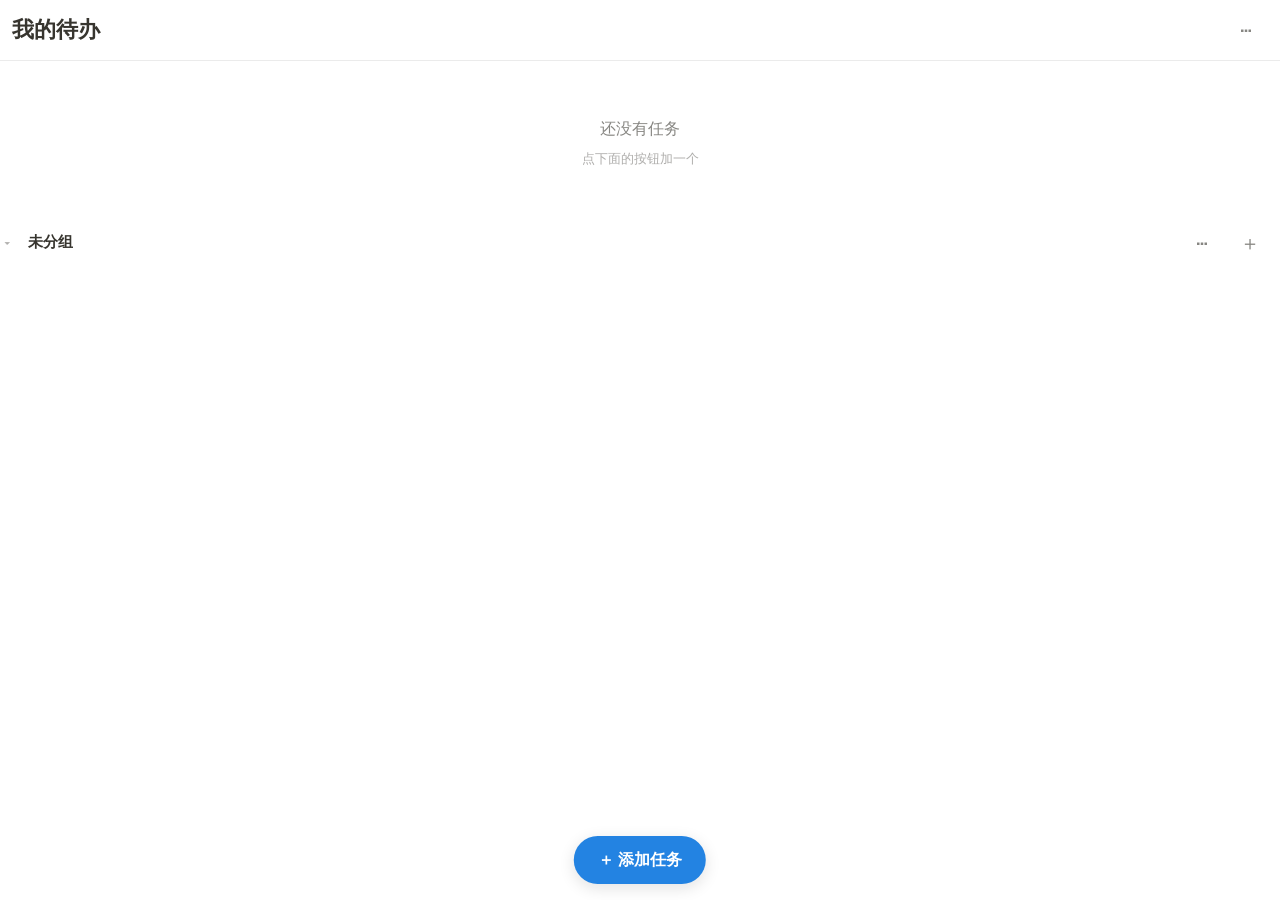
<file: index.html>
<!DOCTYPE html>
<html lang="zh-CN">
<head>
  <meta charset="UTF-8" />
  <meta name="viewport" content="width=device-width, initial-scale=1, viewport-fit=cover" />
  <title>我的待办</title>

  <!-- 亮暗两套主题色，让手机状态栏跟着变 -->
  <meta name="theme-color" content="#FFFFFF" media="(prefers-color-scheme: light)" />
  <meta name="theme-color" content="#191919" media="(prefers-color-scheme: dark)" />

  <!-- 加到主屏幕后全屏打开（轻量 PWA，见 spec §11） -->
  <meta name="apple-mobile-web-app-capable" content="yes" />
  <meta name="apple-mobile-web-app-status-bar-style" content="default" />
  <meta name="apple-mobile-web-app-title" content="待办" />

  <link rel="manifest" href="manifest.webmanifest" />
  <link rel="apple-touch-icon" href="icons/apple-touch-icon.png" />

  <link rel="stylesheet" href="css/tokens.css" />
  <link rel="stylesheet" href="css/app.css" />
</head>
<body>
  <!-- 存储不可用、数据损坏等情况的提示条 -->
  <div id="notice" class="notice" role="status" hidden>
    <span id="notice-text" class="notice__text"></span>
    <button id="notice-close" class="notice__close" type="button" aria-label="关闭提示">×</button>
  </div>

  <!-- 导入备份用的文件选择框，平时不可见 -->
  <input id="import-input" class="visually-hidden" type="file"
         accept="application/json,.json" aria-label="选择备份文件" />

  <!-- 列表视图 -->
  <main id="view-list" class="view">
    <header class="topbar">
      <h1 class="topbar__title">我的待办</h1>
      <button id="menu-button" class="icon-button" type="button"
              aria-label="更多操作" aria-haspopup="menu" aria-expanded="false">⋯</button>
    </header>

    <div id="list-scroll" class="scroll">
      <div id="group-list" class="group-list"></div>
    </div>

    <button id="add-task-button" class="fab" type="button">＋ 添加任务</button>
  </main>

  <!-- 详情视图 -->
  <section id="view-detail" class="view view--detail" hidden>
    <header class="topbar">
      <button id="detail-back" class="icon-button" type="button" aria-label="返回">←</button>
      <span id="detail-group-name" class="topbar__subtitle"></span>
    </header>

    <div id="detail-scroll" class="scroll"></div>
  </section>

  <script type="module" src="js/app.js"></script>
</body>
</html>
</file>
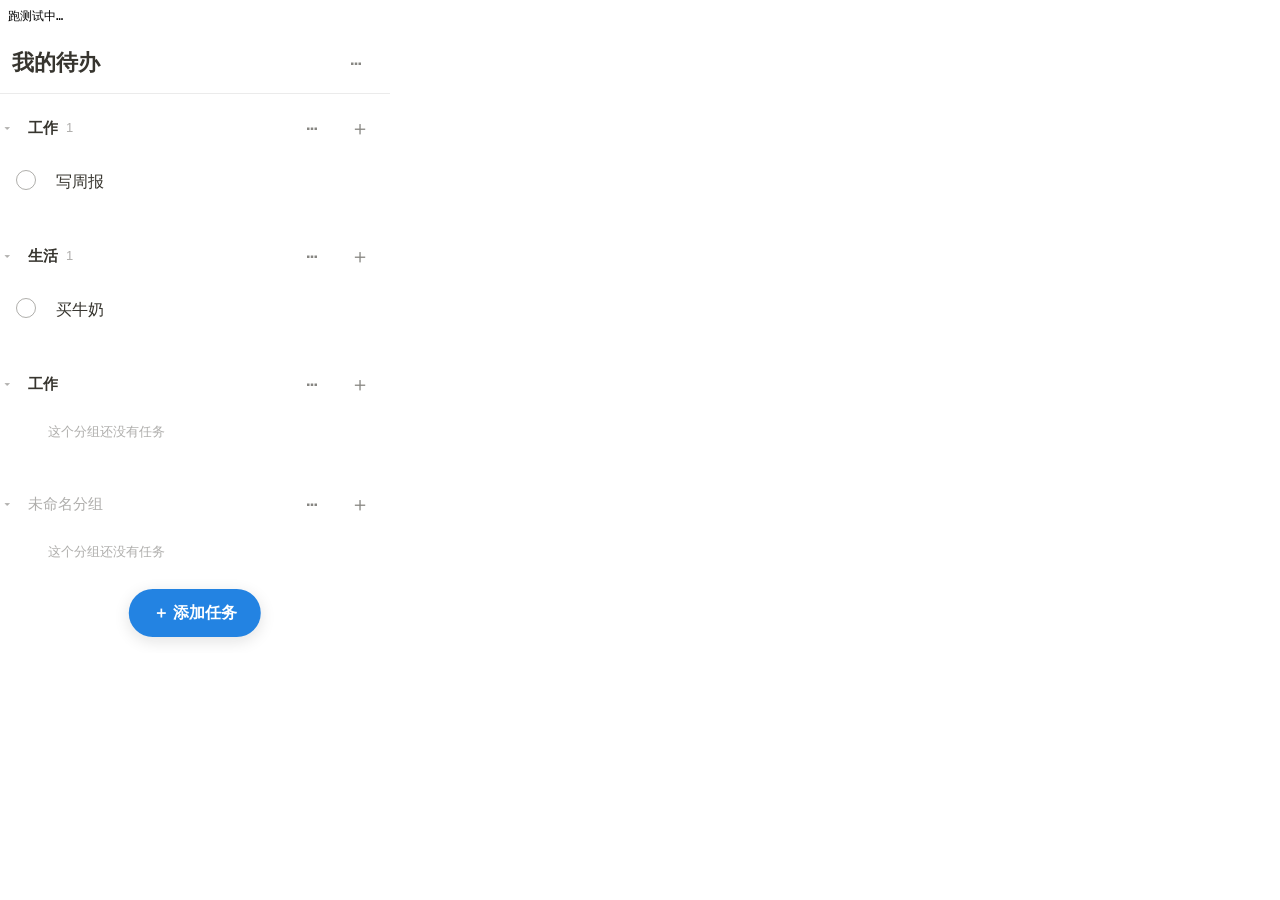
<file: tests/browser/backup-probe.html>
<!DOCTYPE html>
<html lang="zh-CN">
<head>
<meta charset="UTF-8" />
<title>backup probe</title>
<style>
  body { margin: 0; font: 12px/1.45 monospace; background: #fff; }
  pre { margin: 0; padding: 8px; white-space: pre-wrap; }
</style>
</head>
<body>
<pre id="out">跑测试中…</pre>
<script>
const out = document.getElementById('out');
const lines = [];
let fails = 0;

const sleep = (ms) => new Promise((r) => setTimeout(r, ms));

/** 轮询等到条件成立。异步操作（读文件、弹确认框）比固定 sleep 慢得多，不能靠猜时长。 */
async function waitFor(predicate, timeoutMs = 5000) {
  const start = Date.now();
  while (Date.now() - start < timeoutMs) {
    if (predicate()) return true;
    await sleep(50);
  }
  return false;
}
const check = (label, ok, detail = '') => {
  if (!ok) fails += 1;
  lines.push(`${ok ? '✓' : '✗'} ${label}${detail ? '\n    ' + detail : ''}`);
};

const now = Date.now();
const SEED = {
  version: 1, savedAt: now,
  groups: [
    { id: 'g1', name: '工作', order: 0 },
    { id: 'g2', name: '生活', order: 1 },
  ],
  tasks: [
    { id: 't1', groupId: 'g1', title: '写周报', note: '', done: false,
      important: false, due: null, subtasks: [], createdAt: now, completedAt: null, order: 0 },
    { id: 't2', groupId: 'g2', title: '买牛奶', note: '', done: false,
      important: false, due: null, subtasks: [], createdAt: now, completedAt: null, order: 0 },
  ],
};

async function main() {
  // 数据在 iframe 首次加载前从父页面种好（同源共享 localStorage）
  localStorage.setItem('todo.v1', JSON.stringify(SEED));

  const frame = document.createElement('iframe');
  frame.style.cssText = 'width:390px;height:620px;border:0;display:block;background:#fff;';
  frame.src = '/';
  document.body.append(frame);
  await new Promise((r) => frame.addEventListener('load', r, { once: true }));
  await sleep(250);

  const win = frame.contentWindow;
  const doc = frame.contentDocument;
  const $ = (s) => doc.querySelector(s);
  const $$ = (s) => [...doc.querySelectorAll(s)];
  const menuItems = () => $$('.menu__item').map((n) => n.textContent);
  const groupNames = () => $$('.group__name').map((n) => n.textContent);
  const notice = () => ($('#notice').hidden ? '' : $('#notice').textContent);

  // 可编程的对话框
  let confirmAnswer = true;
  let confirmMessages = [];
  let promptAnswer = null;
  let promptMessages = [];
  win.confirm = (msg) => { confirmMessages.push(msg); return confirmAnswer; };
  win.prompt = (msg) => { promptMessages.push(msg); return promptAnswer; };

  // 捕获导出的 blob，并且把下载动作拦掉——
  // 无头模式会真的去等下载，直接把整个探针挂死。
  let exported = null;
  const realCreate = win.URL.createObjectURL.bind(win.URL);
  win.URL.createObjectURL = (blob) => { exported = blob; return realCreate(new win.Blob([''])); };

  const realCreateElement = doc.createElement.bind(doc);
  doc.createElement = (tag, options) => {
    const node = realCreateElement(tag, options);
    if (String(tag).toLowerCase() === 'a') node.click = () => {};
    return node;
  };

  const clickMenuItem = async (label) => {
    $('#menu-button').click();
    await sleep(80);
    const item = $$('.menu__item').find((n) => n.textContent === label);
    if (!item) return false;
    item.click();
    await sleep(150);
    return true;
  };

  const importFile = async (text, name = 'backup.json') => {
    const beforeData = win.localStorage.getItem('todo.v1');
    const beforeNotice = notice();
    const beforeConfirms = confirmMessages.length;

    const dt = new win.DataTransfer();
    dt.items.add(new win.File([text], name, { type: 'application/json' }));
    const input = $('#import-input');
    input.files = dt.files;
    input.dispatchEvent(new win.Event('change'));

    // 等到有结果：数据变了、提示条变了、或弹了确认框
    await waitFor(() => (
      win.localStorage.getItem('todo.v1') !== beforeData
      || notice() !== beforeNotice
      || confirmMessages.length !== beforeConfirms
    ));
    await sleep(100);
  };

  const stored = () => JSON.parse(win.localStorage.getItem('todo.v1'));

  // ---- B1 顶栏菜单 ----
  $('#menu-button').click();
  await sleep(100);
  check('B1 顶栏 ⋯ 弹出四个菜单项',
    menuItems().join('|') === '新建分组|导出备份|导入备份|清空全部数据',
    `实际=${menuItems().join('|')}`);
  check('B2 「清空全部数据」标成危险项',
    $$('.menu__item--danger').length === 1 &&
    $$('.menu__item--danger')[0].textContent === '清空全部数据');
  $('#menu-button').click();   // 关掉
  await sleep(80);

  // ---- B3 新建分组：正常 ----
  {
    promptAnswer = '工作';
    const before = groupNames().length;
    await clickMenuItem('新建分组');
    check('B3 新建分组成功', groupNames().length === before + 1,
      `实际=${groupNames().join(',')}`);
    check('B4 新分组在列表末尾且名字正确',
      groupNames()[groupNames().length - 1] === '工作');
    check('B5 数据已写盘',
      stored().groups.some((g) => g.name === '工作'));
  }

  // ---- B6 新建分组：取消 ----
  {
    promptAnswer = null;
    const before = groupNames().length;
    await clickMenuItem('新建分组');
    check('B6 取消新建分组时不产生变化', groupNames().length === before);
  }

  // ---- B7 新建分组：空白名字 ----
  {
    promptAnswer = '   ';
    await clickMenuItem('新建分组');
    const last = $$('.group__name')[$$('.group__name').length - 1];
    check('B7 空白名字建出的是「未命名分组」占位而不是空行',
      last.textContent === '未命名分组' && last.classList.contains('group__name--placeholder'),
      `实际="${last.textContent}" class=${last.className}`);
  }

  // ---- B8 导出 ----
  {
    await clickMenuItem('导出备份');
    check('B8 导出产生了备份文件', Boolean(exported));
    let parsed = null;
    try { parsed = JSON.parse(await exported.text()); } catch { /* 下面报错 */ }
    check('B9 备份是合法 JSON 且含 version/savedAt/groups/tasks',
      Boolean(parsed) && typeof parsed.version === 'number'
      && typeof parsed.savedAt === 'number'
      && Array.isArray(parsed.groups) && Array.isArray(parsed.tasks),
      parsed ? `keys=${Object.keys(parsed).join(',')}` : '解析失败');
    check('B10 导出后给出提示', notice().includes('备份已导出'), `实际="${notice()}"`);
  }

  // ---- B11 导入：合法文件 ----
  {
    const edited = JSON.parse(JSON.stringify(SEED));
    edited.tasks[0].title = '改过的标题';
    confirmMessages = [];
    confirmAnswer = true;
    await importFile(JSON.stringify(edited));

    check('B12 导入确认框写明了分组数与任务数',
      confirmMessages.some((m) => m.includes('2 个分组') && m.includes('2 个任务')),
      confirmMessages.join(' || ').slice(0, 120));
    check('B13 导入后数据被替换',
      stored().tasks.find((t) => t.id === 't1')?.title === '改过的标题');
    check('B14 导入后给出完成提示', notice().includes('导入完成'), `实际="${notice()}"`);
  }

  // ---- B15 导入：点取消 ----
  {
    const another = JSON.parse(JSON.stringify(SEED));
    another.tasks[0].title = '不该被导入的标题';
    confirmAnswer = false;
    await importFile(JSON.stringify(another));
    check('B15 导入时取消，数据完全不变',
      stored().tasks.find((t) => t.id === 't1')?.title === '改过的标题');
    confirmAnswer = true;
  }

  // ---- B16 导入：非 JSON ----
  {
    await importFile('这不是 JSON，是一张图片的内容');
    check('B16 非 JSON 文件给出可读提示',
      notice().includes('不是合法的 JSON'), `实际="${notice()}"`);
    check('B17 拒绝时数据不变',
      stored().tasks.find((t) => t.id === 't1')?.title === '改过的标题');
  }

  // ---- B18 导入：结构非法 ----
  {
    await importFile(JSON.stringify({ version: 1, groups: [], tasks: '不是数组' }));
    check('B18 结构非法时提示带上原因',
      notice().includes('导入失败') && notice().includes('数组'),
      `实际="${notice()}"`);
  }

  // ---- B19 导入：groupId 对不上 ----
  {
    const orphan = {
      version: 1, savedAt: 1,
      groups: [{ id: 'g1', name: '工作', order: 0 }],
      tasks: [{ id: 'a', groupId: '不存在', title: '孤儿任务' }],
    };
    confirmMessages = [];
    await importFile(JSON.stringify(orphan));
    check('B19 确认框列出自动修复项',
      confirmMessages.some((m) => m.includes('自动修复')),
      confirmMessages.join(' || ').slice(0, 200));
    check('B20 导入后孤儿任务没丢',
      stored().tasks.some((t) => t.title === '孤儿任务'),
      `实际=${JSON.stringify(stored().tasks.map((t) => t.title))}`);
  }

  // ---- B21 清空：第一次取消 ----
  {
    confirmMessages = [];
    confirmAnswer = false;
    await clickMenuItem('清空全部数据');
    check('B21 清空要两次确认', confirmMessages.length === 1,
      `实际问了 ${confirmMessages.length} 次`);
    check('B22 第一次取消后数据还在', stored().tasks.length > 0);
  }

  // ---- B23 清空：两次确认 ----
  {
    let calls = 0;
    win.confirm = (msg) => { confirmMessages.push(msg); calls += 1; return calls === 2 ? true : true; };
    await clickMenuItem('清空全部数据');
    const after = stored();
    check('B24 两次确认后数据被清空', after.tasks.length === 0,
      `实际=${after.tasks.length} 个任务`);
    check('B25 清空后只剩一个默认分组',
      after.groups.length === 1 && after.groups[0].name === '未分组',
      `实际=${after.groups.map((g) => g.name).join(',')}`);
    check('B26 清空后列表不是空白页',
      $$('.group').length === 1 && Boolean($('.empty-state__title')));
    win.confirm = (msg) => { confirmMessages.push(msg); return confirmAnswer; };
  }

  // ---- B27 刷新后确实空了 ----
  {
    win.location.reload();
    await new Promise((r) => frame.addEventListener('load', r, { once: true }));
    await sleep(250);
    const doc2 = frame.contentDocument;
    const names = [...doc2.querySelectorAll('.group__name')].map((n) => n.textContent);
    check('B27 刷新后仍是空的（不是只清了内存）',
      names.length === 1 && names[0] === '未分组', `实际=${names.join(',')}`);
  }

  // ---- B28 清空之后，界面的临时状态也要重置 ----
  // 场景：全新用户折叠默认分组「未分组」→ 清空全部数据 →
  // deleteGroup 补回来的正是同一个 id（g_default），于是新分组继承折叠状态，
  // 用户看到的是一个收起来的空分组，像是坏了。
  {
    const doc2 = frame.contentDocument;
    const $2 = (s) => doc2.querySelector(s);
    const $$2 = (s) => [...doc2.querySelectorAll(s)];
    const win2 = frame.contentWindow;
    win2.confirm = () => true;
    win2.prompt = () => null;

    const collapsedBefore = $2('.group__caret')?.textContent;
    $2('.group__toggle').click();
    await sleep(150);
    check('B28 先把默认分组折叠起来（前置条件）',
      $2('.group__caret')?.textContent === '▸',
      `折叠前 ${collapsedBefore}，折叠后 ${$2('.group__caret')?.textContent}`);

    // 点开顶栏菜单，清空
    $2('#menu-button').click();
    await sleep(120);
    $$2('.menu__item').find((n) => n.textContent === '清空全部数据')?.click();
    await sleep(300);

    check('B29 清空之后，重新补回的默认分组是展开的',
      $2('.group__caret')?.textContent === '▾',
      `实际箭头是 "${$2('.group__caret')?.textContent}"——`
      + `若是 ▸，说明界面把新分组继承成了折叠态，用户会以为数据坏了`);
  }

  lines.push('', fails === 0 ? '全部通过' : `有 ${fails} 项不通过`);
  out.textContent = lines.join('\n');
}

main().catch((e) => {
  out.textContent = lines.join('\n') + '\n\n探针出错：' + e.message + '\n' + e.stack;
});
</script>
</body>
</html>
</file>
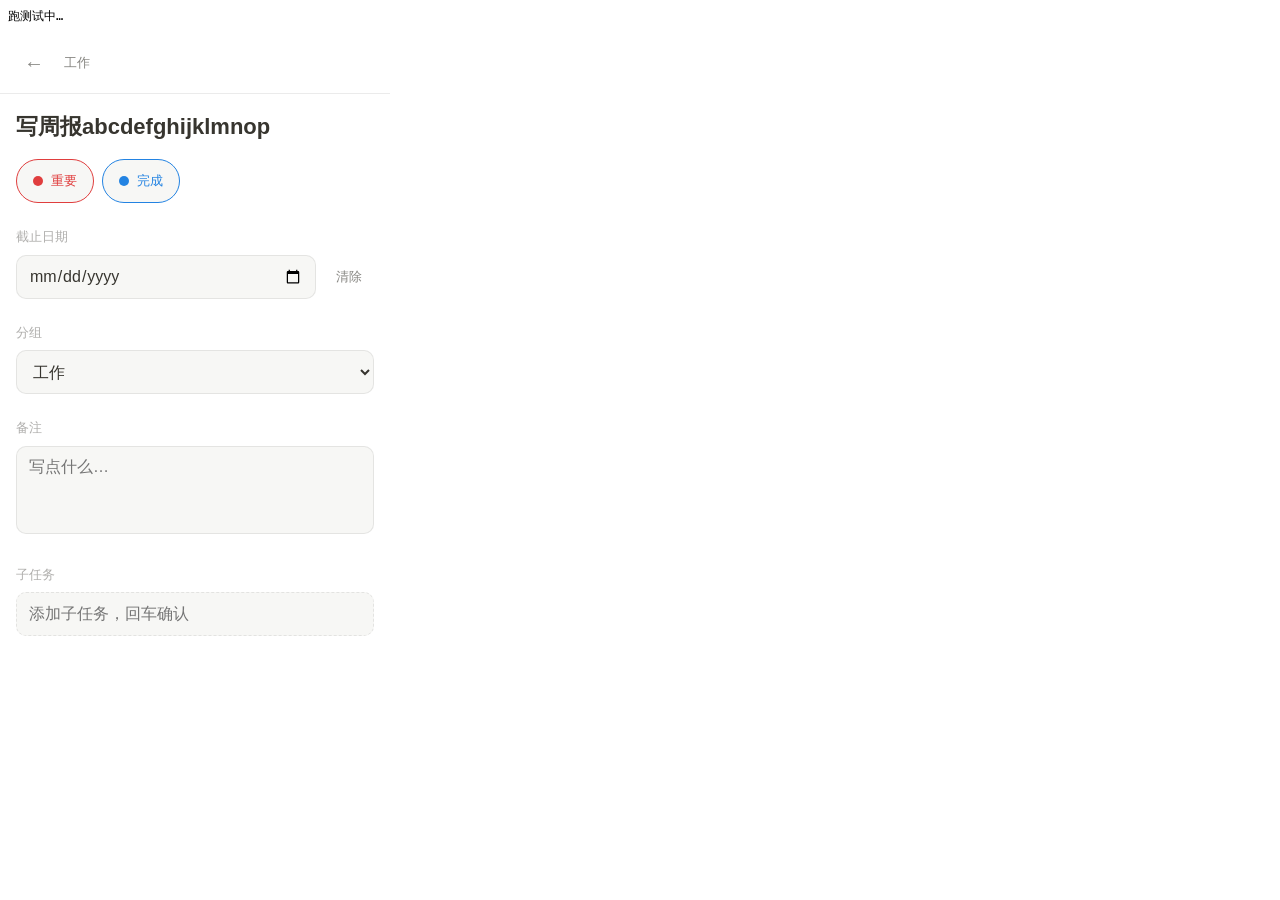
<file: tests/browser/detail-probe.html>
<!DOCTYPE html>
<html lang="zh-CN">
<head>
<meta charset="UTF-8" />
<title>detail view probe</title>
<style>
  body { margin: 0; font: 12px/1.45 monospace; background: #fff; }
  pre { margin: 0; padding: 8px; white-space: pre-wrap; }
</style>
</head>
<body>
<pre id="out">跑测试中…</pre>
<script>
const out = document.getElementById('out');
const lines = [];
let fails = 0;

const sleep = (ms) => new Promise((r) => setTimeout(r, ms));
const check = (label, ok, detail = '') => {
  if (!ok) fails += 1;
  lines.push(`${ok ? '✓' : '✗'} ${label}${detail ? '\n    ' + detail : ''}`);
};

function seedPayload() {
  const now = Date.now();
  return {
    version: 1, savedAt: now,
    groups: [
      { id: 'g1', name: '工作', order: 0 },
      { id: 'g2', name: '生活', order: 1 },
    ],
    tasks: [
      { id: 't1', groupId: 'g1', title: '写周报', note: '', done: false,
        important: false, due: null, subtasks: [], createdAt: now - 3600000,
        completedAt: null, order: 0 },
      { id: 't2', groupId: 'g1', title: '交房租', note: '', done: false,
        important: false, due: null, subtasks: [], createdAt: now - 7200000,
        completedAt: null, order: 1 },
      { id: 't3', groupId: 'g2', title: '买牛奶', note: '', done: false,
        important: false, due: null, subtasks: [], createdAt: now - 60000,
        completedAt: null, order: 0 },
    ],
  };
}

async function main() {
  // 关键：数据要在 iframe **首次加载之前**种好，而且要从父页面写——
  // 父页面与 iframe 同源，用的是同一份 localStorage。
  //
  // 不能用「先加载 iframe → setItem → reload」那套：应用在 pagehide 时会把
  // 内存里的旧状态 flush 回 localStorage（那是 spec §5 要求的正确行为），
  // 于是刚种下的数据会被旧数据覆盖掉。
  localStorage.setItem('todo.v1', JSON.stringify(seedPayload()));

  const frame = document.createElement('iframe');
  frame.style.cssText = 'width:390px;height:620px;border:0;display:block;background:#fff;';
  frame.src = '/';
  document.body.append(frame);

  await new Promise((r) => frame.addEventListener('load', r, { once: true }));
  const win = frame.contentWindow;
  await sleep(200);

  let doc = frame.contentDocument;
  win.confirm = () => true;
  const errors = [];
  win.addEventListener('error', (e) => errors.push(e.message || String(e.error)));
  const $ = (s) => doc.querySelector(s);
  const $$ = (s) => [...doc.querySelectorAll(s)];

  await sleep(150);
  check('0 应用初始化没有抛错', errors.length === 0, errors.join(' | '));
  check('0b 列表渲染出 3 条任务', $$('.task').length === 3,
    `实际=${$$('.task').length}，group-list 子节点=${$('#group-list')?.children.length}`);
  const fire = (node, type) => node.dispatchEvent(new win.Event(type, { bubbles: true }));
  const key = (node, k) => node.dispatchEvent(
    new win.KeyboardEvent('keydown', { key: k, bubbles: true, cancelable: true }),
  );
  const stored = () => JSON.parse(win.localStorage.getItem('todo.v1'));

  // ---- 进入详情 ----
  $('.task[data-task-id="t1"]').click();
  await sleep(150);
  check('1 点任务后进入详情视图',
    !$('#view-detail').hidden && $('#view-list').hidden);
  check('2 顶栏显示分组名', $('#detail-group-name').textContent === '工作',
    `实际="${$('#detail-group-name').textContent}"`);
  check('3 标题框里有任务标题', $('.detail__title')?.value === '写周报');
  check('4 有返回按钮', Boolean($('#detail-back')));

  // ---- 标题：快速连续输入不丢字、不跳光标 ----
  {
    const titleEl = $('.detail__title');
    titleEl.focus();
    const target = 'abcdefghijklmnop';
    for (const ch of target) {
      titleEl.value += ch;
      fire(titleEl, 'input');
    }
    check('5 连续输入后值完整（一个字都不丢）',
      titleEl.value === '写周报' + target, `实际="${titleEl.value}"`);
    check('6 输入框没有被重渲染替换掉（还是同一个节点）',
      $('.detail__title') === titleEl);
    check('7 焦点仍在标题框', doc.activeElement === titleEl);
  }

  // ---- 重要 / 完成 ----
  {
    $('.toggle--important').click();
    await sleep(120);
    check('8 点重要后按钮进入选中态',
      $('.toggle--important').classList.contains('toggle--on'));

    $('.detail__title').focus();
    $('#detail-back').click();
    await sleep(150);
    check('9 返回后列表里该任务整行淡红底',
      $('.task[data-task-id="t1"]').classList.contains('task--important'));
    check('10 重要任务复选框里有红点（DOM 里存在 dot 节点）',
      Boolean($('.task[data-task-id="t1"] .task__check-dot')));

    $('.task[data-task-id="t1"]').click();
    await sleep(150);
    $('.toggle:not(.toggle--important)').click();   // 完成
    await sleep(120);
    $('#detail-back').click();
    await sleep(150);
    check('11 勾完成后该任务从活跃列表消失',
      !$('.task:not(.task--done)[data-task-id="t1"]'));
    check('12 出现已完成折叠行', Boolean($('.done-section__toggle')));

    $('.done-section__toggle').click();
    await sleep(120);
    $('.done-section .task[data-task-id="t1"] .task__check').click();
    await sleep(150);
    check('13 在已完成区取消完成后回到活跃列表',
      Boolean($('.task:not(.task--done)[data-task-id="t1"]')));
  }

  // ---- 截止日期 ----
  {
    $('.task[data-task-id="t2"]').click();
    await sleep(150);
    const due = $('#detail-due');
    due.value = '2026-10-20';
    fire(due, 'change');
    await sleep(150);
    check('14 设置截止日期后立刻写盘',
      stored().tasks.find((t) => t.id === 't2').due === '2026-10-20');
    $('#detail-back').click();
    await sleep(150);
    check('15 列表里显示 10-20',
      $$('.task[data-task-id="t2"] .task__meta-item').some((n) => n.textContent === '10-20'),
      `实际=${$$('.task[data-task-id="t2"] .task__meta-item').map((n) => n.textContent).join(',')}`);
  }

  // ---- 备注：防抖 + visibilitychange 兜底 ----
  {
    $('.task[data-task-id="t2"]').click();
    await sleep(150);
    const note = $('#detail-note');
    note.focus();
    note.value = '房东电话 138xxxx';
    fire(note, 'input');
    // 此刻防抖还没到期，先确认真的还没写盘
    check('16 文本输入不立刻写盘（防抖生效）',
      stored().tasks.find((t) => t.id === 't2').note === '',
      `实际="${stored().tasks.find((t) => t.id === 't2').note}"`);

    // 三重兜底之一：页面被切到后台
    Object.defineProperty(doc, 'visibilityState', { get: () => 'hidden', configurable: true });
    doc.dispatchEvent(new win.Event('visibilitychange'));
    check('17 切到后台时立刻落盘（不丢最后几个字）',
      stored().tasks.find((t) => t.id === 't2').note === '房东电话 138xxxx',
      `实际="${stored().tasks.find((t) => t.id === 't2').note}"`);
  }

  // ---- 备注里的 HTML 字符 ----
  {
    const note = $('#detail-note');
    note.focus();
    note.value = '<b>粗体</b>';
    fire(note, 'input');
    note.blur();
    await sleep(150);
    $('#detail-back').click();
    await sleep(150);
    check('18 备注里有内容时列表显示 ≡ 标记',
      $$('.task[data-task-id="t2"] .task__meta-item').some((n) => n.textContent === '≡'));
    check('19 备注里的 HTML 当字面文本存（没被解析）',
      stored().tasks.find((t) => t.id === 't2').note === '<b>粗体</b>');
  }

  // ---- 分组切换 ----
  {
    $('.task[data-task-id="t2"]').click();
    await sleep(150);
    const select = $('#detail-group');
    select.value = 'g2';
    fire(select, 'change');
    await sleep(150);
    check('20 换组后立刻写盘', stored().tasks.find((t) => t.id === 't2').groupId === 'g2');
    $('#detail-back').click();
    await sleep(150);
    const g2Titles = $$('.task-list[data-group-id="g2"] > .task')
      .map((n) => n.querySelector('.task__title').textContent);
    check('21 任务出现在新分组且排在末尾',
      g2Titles[g2Titles.length - 1] === '交房租', `生活组=${g2Titles.join(',')}`);
  }

  // ---- 子任务 ----
  {
    $('.task[data-task-id="t1"]').click();
    await sleep(150);
    const add = $('.subtask-add__input');
    for (const text of ['看合同', '转账', '要发票']) {
      add.value = text;
      key(add, 'Enter');
      await sleep(120);
    }
    check('22 加了三条子任务', $$('.subtask').length === 3,
      `实际=${$$('.subtask').length}`);

    $('.subtask[data-subtask-id] .subtask__check').click();
    await sleep(120);
    check('23 勾一条子任务后它带 subtask--done 类',
      $$('.subtask')[0].classList.contains('subtask--done'));

    $('#detail-back').click();
    await sleep(150);
    check('24 列表里显示 1/3',
      $$('.task[data-task-id="t1"] .task__meta-item').some((n) => n.textContent === '1/3'),
      `实际=${$$('.task[data-task-id="t1"] .task__meta-item').map((n) => n.textContent).join(',')}`);

    $('.task[data-task-id="t1"]').click();
    await sleep(150);
    for (const box of $$('.subtask .subtask__check')) {
      if (!box.classList.contains('subtask__check--on')) {
        box.click();
        await sleep(100);
      }
    }
    check('25 三条子任务全勾完', stored().tasks.find((t) => t.id === 't1')
      .subtasks.every((s) => s.done));
    check('26 子任务全完成也不自动完成父任务',
      stored().tasks.find((t) => t.id === 't1').done === false);

    $$('.subtask .subtask__delete')[0].click();
    await sleep(150);
    check('27 删掉一条子任务后还剩两条', $$('.subtask').length === 2);
  }

  // ---- 子任务文本连续输入 ----
  {
    const row = $('.subtask .subtask__text');
    row.focus();
    const target = 'XYZ';
    for (const ch of target) {
      row.value += ch;
      fire(row, 'input');
    }
    check('28 子任务文本连续输入不丢字且节点未被替换',
      row.value.endsWith(target) && $('.subtask .subtask__text') === row,
      `实际="${row.value}"`);
  }

  // ---- 元信息 ----
  {
    const metaText = $('.detail__meta').textContent;
    check('29 元信息里有「创建于」和「完成于」',
      metaText.includes('创建于') && metaText.includes('完成于'));
    check('30 未完成时「完成于」显示 —',
      $$('.detail__meta-value')[1].textContent === '—',
      `实际="${$$('.detail__meta-value')[1].textContent}"`);
    check('31 「创建于」是真实时间不是 1970',
      /^20\d\d-/.test($$('.detail__meta-value')[0].textContent),
      `实际="${$$('.detail__meta-value')[0].textContent}"`);
  }

  // ---- 不存在的任务 ----
  {
    win.location.hash = '#/task/t_nonexistent';
    await sleep(200);
    check('32 不存在的任务给出提示而不是空白页',
      $('.empty-state__title')?.textContent === '这个任务不存在',
      `实际="${$('.empty-state__title')?.textContent}"`);
  }

  // ---- 删除任务 ----
  {
    win.location.hash = '#/task/t3';
    await sleep(200);
    check('33 删前能看到该任务', $('.detail__title')?.value === '买牛奶');
    $('.detail__delete').click();
    await sleep(200);
    check('34 确认删除后回到列表',
      !$('#view-list').hidden && win.location.hash !== '#/task/t3');
    check('35 任务已从列表消失', !$('.task[data-task-id="t3"]'));
    check('36 任务已从存储消失',
      !stored().tasks.some((t) => t.id === 't3'));
  }

  // ---- 超长标题不撑破 ----
  {
    win.location.hash = '#/task/t1';
    await sleep(200);
    const titleEl = $('.detail__title');
    titleEl.focus();
    titleEl.value = '长'.repeat(300);
    fire(titleEl, 'input');
    await sleep(200);
    const html = doc.documentElement;
    check('37 300 字标题不产生横向滚动',
      html.scrollWidth <= html.clientWidth,
      `scrollWidth=${html.scrollWidth} clientWidth=${html.clientWidth}`);

    $('#detail-back').click();
    await sleep(200);
    const html2 = doc.documentElement;
    check('38 列表中超长标题同样不横向溢出',
      html2.scrollWidth <= html2.clientWidth,
      `scrollWidth=${html2.scrollWidth} clientWidth=${html2.clientWidth}`);
  }

  // ---- 列表滚动位置保留 ----
  {
    const scroller = $('#list-scroll');
    scroller.scrollTop = 0;
    await sleep(60);
    $('.task[data-task-id="t1"]').click();
    await sleep(200);
    $('#detail-back').click();
    await sleep(200);
    check('39 从详情返回后列表仍然可用', Boolean($('#list-scroll')));
  }

  lines.push('', fails === 0 ? '全部通过' : `有 ${fails} 项不通过`);
  out.textContent = lines.join('\n');
}

main().catch((e) => {
  out.textContent = lines.join('\n') + '\n\n探针出错：' + e.message + '\n' + e.stack;
});
</script>
</body>
</html>
</file>
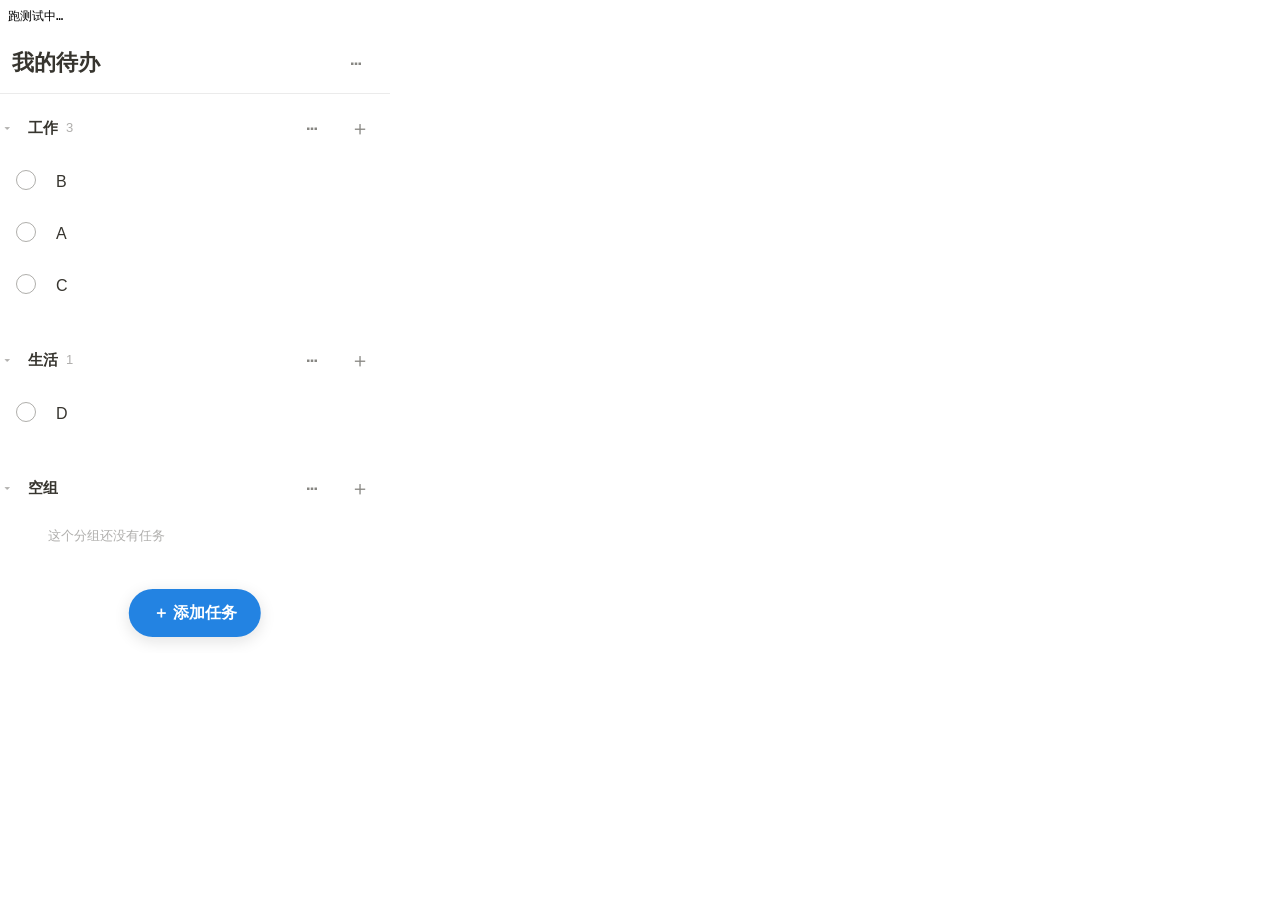
<file: tests/browser/drag-probe.html>
<!DOCTYPE html>
<html lang="zh-CN">
<head>
<meta charset="UTF-8" />
<title>drag probe</title>
<style>
  body { margin: 0; font: 12px/1.45 monospace; background: #fff; }
  pre { margin: 0; padding: 8px; white-space: pre-wrap; }
  .bad { color: #c00; }
</style>
</head>
<body>
<pre id="out">跑测试中…</pre>
<script>
const out = document.getElementById('out');
const lines = [];
let fails = 0;

const sleep = (ms) => new Promise((r) => setTimeout(r, ms));
const check = (label, ok, detail = '') => {
  if (!ok) fails += 1;
  lines.push(`${ok ? '✓' : '✗'} ${label}${detail ? '\n    ' + detail : ''}`);
};

function seedPayload() {
  const t = (id, g, title, order, extra = {}) => ({
    id, groupId: g, title, note: '', done: false, important: false, due: null,
    subtasks: [], createdAt: order + 1, completedAt: null, order, ...extra,
  });
  return {
    version: 1, savedAt: 1,
    groups: [
      { id: 'g1', name: '工作', order: 0 },
      { id: 'g2', name: '生活', order: 1 },
      { id: 'g3', name: '空组', order: 2 },
    ],
    tasks: [
      t('tA', 'g1', 'A', 0), t('tB', 'g1', 'B', 1), t('tC', 'g1', 'C', 2),
      t('tD', 'g2', 'D', 0),
    ],
  };
}

async function main() {
  // 数据在 iframe 首次加载前从父页面种好（同源共享 localStorage）。
  // 不能用「先加载 iframe 再 setItem + reload」：应用在 pagehide 时会把内存里的
  // 旧状态 flush 回去，把刚种的数据覆盖掉。
  localStorage.setItem('todo.v1', JSON.stringify(seedPayload()));

  const frame = document.createElement('iframe');
  // 必须放在视口内：离屏 iframe 会被浏览器限制 requestAnimationFrame，
  // 而拖拽的落点计算正是靠 rAF 调度的。放在负坐标会让拖拽看起来「完全没反应」。
  frame.style.cssText = 'width:390px;height:620px;border:0;display:block;background:#fff;';
  frame.src = '/';
  document.body.append(frame);

  await new Promise((r) => frame.addEventListener('load', r, { once: true }));
  const win = frame.contentWindow;
  await sleep(200);

  let doc = frame.contentDocument;
  const $ = (s) => doc.querySelector(s);
  const $$ = (s) => [...doc.querySelectorAll(s)];

  // rAF 计数器：给「rAF 到底有没有在跑」留下直接证据
  win.eval('window.__raf = 0; (function loop(){ window.__raf += 1; requestAnimationFrame(loop); })();');
  await sleep(120);
  const rafBefore = win.__raf;
  await sleep(120);
  const rafAfter = win.__raf;
  check('0 rAF 在 iframe 里正常触发（拖拽落点依赖它）',
    rafAfter > rafBefore, `${rafBefore} -> ${rafAfter}`);

  // 无头截图模式下 rAF 不回调（上面第 0 项就是证据）。用一个契约相同的替身顶上：
  // rAF 的约定是「在下次绘制前回调」，这里没有绘制，所以 setTimeout(0) 是等价实现。
  // 替换的是环境缺失的浏览器能力，产品代码一行不动。
  //
  // 注意：location.reload() 之后是一个新的 Window，原生 rAF 会把这里的替换冲掉，
  // 所以每次 reload 之后都必须重装一次。
  const installRafStub = () => {
    win.requestAnimationFrame = (cb) => win.setTimeout(() => cb(win.performance.now()), 0);
    win.cancelAnimationFrame = (id) => win.clearTimeout(id);
  };
  installRafStub();

  const fire = (target, type, x, y) => target.dispatchEvent(new win.PointerEvent(type, {
    clientX: x, clientY: y, bubbles: true, cancelable: true,
    button: 0, buttons: type === 'pointerup' ? 0 : 1,
    pointerId: 1, pointerType: 'touch', isPrimary: true,
  }));

  /** 按下 → 等 holdMs → 移动 → 松手。steps 为中间点，用来模拟真实的手指轨迹。 */
  async function dragFrom(x0, y0, path, holdMs) {
    fire(doc.elementFromPoint(x0, y0), 'pointerdown', x0, y0);
    await sleep(holdMs);
    for (const [x, y] of path) {
      fire(win, 'pointermove', x, y);
      await sleep(50);
    }
    const [lx, ly] = path[path.length - 1];
    fire(win, 'pointerup', lx, ly);
    await sleep(120);
  }

  const centerOf = (node) => {
    const r = node.getBoundingClientRect();
    return [r.left + r.width / 2, r.top + r.height / 2];
  };
  const taskByTitle = (title) => $$('.task').find(
    (n) => n.querySelector('.task__title')?.textContent === title,
  );
  const titlesIn = (groupId) => {
    const list = $$(`.task-list[data-group-id="${groupId}"] > .task`);
    return list.filter((n) => !n.classList.contains('task--done'))
      .map((n) => n.querySelector('.task__title').textContent);
  };
  const groupNames = () => $$('.group__name').map((n) => n.textContent);

  // ---- 1 组内下移 ----
  {
    const a = taskByTitle('A');
    const b = taskByTitle('B');
    const [ax, ay] = centerOf(a);
    const br = b.getBoundingClientRect();
    // 拖到 B 的下半部：落点应是 A 之后
    await dragFrom(ax, ay, [[ax, br.bottom - 4]], 420);
    check('1 长按拖拽后组内顺序改变',
      titlesIn('g1').join('') === 'BAC', `实际：${titlesIn('g1').join('')}`);
  }

  // ---- 2 短按不触发 ----
  {
    const c = taskByTitle('C');
    const [cx, cy] = centerOf(c);
    const before = titlesIn('g1').join('');
    fire(doc.elementFromPoint(cx, cy), 'pointerdown', cx, cy);
    await sleep(120);                      // 远短于 350ms
    check('2 短按后没有进入拖拽态', !$('.task--dragging'));
    fire(win, 'pointerup', cx, cy);
    await sleep(80);
    check('3 短按不改变顺序', titlesIn('g1').join('') === before);
  }

  // ---- 4 位移超过 8px 取消长按（模拟滚动） ----
  {
    const c = taskByTitle('C');
    const [cx, cy] = centerOf(c);
    fire(doc.elementFromPoint(cx, cy), 'pointerdown', cx, cy);
    await sleep(60);
    fire(win, 'pointermove', cx, cy + 40);  // 先移动再等长按时间
    await sleep(400);
    check('4 先位移再等长按：不进入拖拽（误触防护）', !$('.task--dragging'));
    fire(win, 'pointerup', cx, cy + 40);
    await sleep(80);
  }

  // ---- 5 拖拽中有占位元素 ----
  {
    const c = taskByTitle('C');
    const [cx, cy] = centerOf(c);
    fire(doc.elementFromPoint(cx, cy), 'pointerdown', cx, cy);
    await sleep(420);
    check('5 长按后元素进入拖拽态', Boolean($('.task--dragging')));
    check('6 原位置留下占位元素', Boolean($('.drag-placeholder')));
    const dragging = $('.task--dragging');
    check('7 拖拽中元素被移到 body 下（脱离原列表）',
      dragging?.parentElement === doc.body,
      `父元素=${dragging?.parentElement?.tagName}`);
    fire(win, 'pointermove', cx, cy + 60);
    await sleep(60);
    fire(win, 'pointerup', cx, cy + 60);
    await sleep(120);
    check('8 松手后占位元素被清理', !$('.drag-placeholder'));
    check('9 松手后拖拽态被清理', !$('.task--dragging'));
    const restored = taskByTitle('C');
    check('10 松手后元素回到列表里（不在 body 下）',
      restored?.parentElement?.classList.contains('task-list'),
      `父元素 class=${restored?.parentElement?.className}`);
    check('11 松手后内联定位样式被清空',
      !restored?.style.position && !restored?.style.width,
      `position="${restored?.style.position}" width="${restored?.style.width}"`);
  }

  // ---- 12 跨分组 ----
  {
    const a = taskByTitle('A');
    const d = taskByTitle('D');
    const [ax, ay] = centerOf(a);
    const [dx, dy] = centerOf(d);
    await dragFrom(ax, ay, [[ax, ay + 20], [dx, dy]], 420);
    check('12 跨分组：A 进了生活组',
      titlesIn('g2').includes('A'), `生活组=${titlesIn('g2').join('')}`);
    check('13 跨分组：工作组只剩 B C',
      titlesIn('g1').join('') === 'BC', `工作组=${titlesIn('g1').join('')}`);
  }

  // ---- 14 拖进空分组 ----
  {
    const b = taskByTitle('B');
    const [bx, by] = centerOf(b);
    const emptySection = $$('section.group').find(
      (s) => s.querySelector('.group__name')?.textContent === '空组',
    );
    const blank = emptySection.querySelector('.task-list__blank');
    const [zx, zy] = centerOf(blank);
    await dragFrom(bx, by, [[bx, by + 20], [zx, zy]], 420);
    check('14 能拖进一个空分组', titlesIn('g3').includes('B'),
      `空组=${titlesIn('g3').join('')}`);
  }

  // ---- 15 按复选框长按：不拖拽 ----
  {
    const c = taskByTitle('C');
    const box = c.querySelector('.task__check');
    const [cx, cy] = centerOf(box);
    fire(doc.elementFromPoint(cx, cy), 'pointerdown', cx, cy);
    await sleep(420);
    check('15 按在复选框上长按不触发拖拽', !$('.task--dragging'));
    fire(win, 'pointerup', cx, cy);
    await sleep(80);
  }

  // ---- 16 按分组 ⋯ 长按：不拖拽 ----
  {
    const more = $('.group__more');
    const [mx, my] = centerOf(more);
    fire(doc.elementFromPoint(mx, my), 'pointerdown', mx, my);
    await sleep(420);
    check('16 按分组 ⋯ 长按不触发拖拽', !$('.task--dragging') && !$('.group--dragging'));
    fire(win, 'pointerup', mx, my);
    await sleep(80);
  }

  // ---- 17 按分组 ＋ 长按：不拖拽 ----
  {
    const add = $('.group__add');
    const [ax2, ay2] = centerOf(add);
    fire(doc.elementFromPoint(ax2, ay2), 'pointerdown', ax2, ay2);
    await sleep(420);
    check('17 按分组 ＋ 长按不触发拖拽', !$('.group--dragging') && !$('.task--dragging'));
    fire(win, 'pointerup', ax2, ay2);
    await sleep(80);
  }

  // ---- 18 分组重排 ----
  {
    const before = groupNames().join('');
    const headers = $$('.group__header');
    const toggle = headers[headers.length - 1].querySelector('.group__toggle');
    const [hx, hy] = centerOf(toggle);
    const first = $$('.group__toggle')[0];
    const fr = first.getBoundingClientRect();
    await dragFrom(hx, hy, [[hx, hy - 20], [hx, fr.top + 4]], 420);
    const after = groupNames().join('');
    check('18 拖分组标题行能改变分组顺序', after !== before, `${before} -> ${after}`);
  }

  // ---- 19 松手后没有残留拖拽状态 ----
  check('19 全程结束没有残留占位元素', !$('.drag-placeholder'));
  check('20 全程结束没有残留拖拽类',
    !$('.task--dragging') && !$('.group--dragging'));

  // ---- 21 刷新后顺序持久 ----
  {
    const before = groupNames().join('') + '|' + titlesIn('g1').join('') + '|'
      + titlesIn('g2').join('') + '|' + titlesIn('g3').join('');
    win.location.reload();
    await new Promise((r) => frame.addEventListener('load', r, { once: true }));
    await sleep(200);
    doc = frame.contentDocument;
    installRafStub();   // reload 之后新窗口没有替身了
    const after = $$('.group__name').map((n) => n.textContent).join('') + '|'
      + titlesIn('g1').join('') + '|' + titlesIn('g2').join('') + '|'
      + titlesIn('g3').join('');
    check('21 刷新后分组与任务顺序都不变', after === before, `${before} -> ${after}`);
  }

  // ---- 21b pointercancel：浏览器把这次手势判成滚动了，拖拽必须干净取消 ----
  // 计划里专门要求过这条（「收到它就当作拖拽取消，不能让界面停在一个半拖拽的状态」），
  // 但第一版探针没有任何一项覆盖它。
  {
    const many = {
      version: 1, savedAt: 1,
      groups: [
        { id: 'g1', name: '甲组', order: 0 },
        { id: 'g2', name: '乙组', order: 1 },
      ],
      tasks: [
        { id: 'p1', groupId: 'g1', title: 'P1', note: '', done: false, important: false,
          due: null, subtasks: [], createdAt: 1, completedAt: null, order: 0 },
        { id: 'p2', groupId: 'g1', title: 'P2', note: '', done: false, important: false,
          due: null, subtasks: [], createdAt: 2, completedAt: null, order: 1 },
        { id: 'p3', groupId: 'g2', title: 'P3', note: '', done: false, important: false,
          due: null, subtasks: [], createdAt: 3, completedAt: null, order: 0 },
      ],
    };

    frame.src = 'about:blank';
    await new Promise((r) => frame.addEventListener('load', r, { once: true }));
    localStorage.setItem('todo.v1', JSON.stringify(many));
    frame.src = '/';
    await new Promise((r) => frame.addEventListener('load', r, { once: true }));
    await sleep(250);
    doc = frame.contentDocument;
    installRafStub();

    const p1 = $$('.task').find((n) => n.querySelector('.task__title').textContent === 'P1');
    const p3 = $$('.task').find((n) => n.querySelector('.task__title').textContent === 'P3');
    const [x0, y0] = centerOf(p1);
    const [x1, y1] = centerOf(p3);

    const dataBefore = win.localStorage.getItem('todo.v1');

    fire(doc.elementFromPoint(x0, y0), 'pointerdown', x0, y0);
    await sleep(420);
    check('21b 长按后进入拖拽态', Boolean($('.task--dragging')));
    fire(win, 'pointermove', x0, y0 + 20);
    await sleep(60);
    fire(win, 'pointermove', x1, y1);          // 拖到乙组上方，占位元素会移过去
    await sleep(80);

    fire(win, 'pointercancel', x1, y1);        // 浏览器判定为滚动，取消
    await sleep(150);

    check('21c pointercancel 后没有残留拖拽态与占位元素',
      !$('.task--dragging') && !$('.drag-placeholder'));
    check('21d pointercancel 后数据没有被改动',
      win.localStorage.getItem('todo.v1') === dataBefore);
    check('21e pointercancel 后界面与数据一致：P1 仍在甲组',
      titlesIn('g1').includes('P1'),
      `甲组=${titlesIn('g1').join(',')}，乙组=${titlesIn('g2').join(',')}`);

    // 再触发一次重渲染，确认这一行不会「自己跳回」原分组（DOM 与状态不一致的典型症状）
    $$('.group__toggle')[0].click();
    await sleep(120);
    $$('.group__toggle')[0].click();
    await sleep(120);
    check('21f 重渲染之后 P1 位置不变（说明 DOM 没跟状态脱节）',
      titlesIn('g1').includes('P1') && !titlesIn('g2').includes('P1'),
      `甲组=${titlesIn('g1').join(',')}，乙组=${titlesIn('g2').join(',')}`);
  }

  // ---- 21g 拖拽中途页面被切走：必须主动取消 ----
  // 浏览器不一定会补发 pointercancel，补不上的话用户回来会看到一个悬在半空的卡片。
  {
    const p2 = $$('.task').find((n) => n.querySelector('.task__title').textContent === 'P2');
    const p3 = $$('.task').find((n) => n.querySelector('.task__title').textContent === 'P3');
    const [x0, y0] = centerOf(p2);
    const [x1, y1] = centerOf(p3);

    fire(doc.elementFromPoint(x0, y0), 'pointerdown', x0, y0);
    await sleep(420);
    check('21g 长按后进入拖拽态', Boolean($('.task--dragging')));
    fire(win, 'pointermove', x0, y0 + 20);
    await sleep(60);
    fire(win, 'pointermove', x1, y1);   // 拖到乙组上方
    await sleep(80);

    // 模拟切到别的 App / 锁屏
    Object.defineProperty(doc, 'visibilityState', {
      get: () => 'hidden', configurable: true,
    });
    doc.dispatchEvent(new win.Event('visibilitychange'));
    await sleep(150);

    check('21h 拖拽中途切走页面时，拖拽被主动取消（不留半拖拽状态）',
      !$('.task--dragging') && !$('.drag-placeholder'),
      `拖拽类=${Boolean($('.task--dragging'))} 占位元素=${Boolean($('.drag-placeholder'))}`);
    check('21i 取消后 P2 仍在原分组',
      titlesIn('g1').includes('P2'),
      `甲组=${titlesIn('g1').join(',')}，乙组=${titlesIn('g2').join(',')}`);

    Object.defineProperty(doc, 'visibilityState', {
      get: () => 'visible', configurable: true,
    });
  }

  // ---- 22 对 spec §7 那处修正的直接验证 ----
  {
    const taskTouch = win.getComputedStyle($('.task')).touchAction;
    check('22 任务行的 touch-action 是 manipulation 而不是 none',
      taskTouch === 'manipulation',
      `实际=${taskTouch}（若为 none，手指按在任务上往下滑时列表纹丝不动）`);
    const headerTouch = win.getComputedStyle($('.group__header')).touchAction;
    check('23 分组标题行同样是 manipulation', headerTouch === 'manipulation',
      `实际=${headerTouch}`);
  }

  // ---- 24/25 边缘自动滚动（任务多时必需） ----
  {
    const many = {
      version: 1, savedAt: 1,
      groups: [{ id: 'g1', name: '很多任务', order: 0 }],
      tasks: Array.from({ length: 25 }, (_, i) => ({
        id: `m${i}`, groupId: 'g1', title: `任务${i + 1}`, note: '', done: false,
        important: false, due: null, subtasks: [], createdAt: i + 1,
        completedAt: null, order: i,
      })),
    };
    // 要**替换**数据，不能 setItem 后 reload：应用在 pagehide 时会把内存里的旧状态
    // flush 回去，把刚种的数据覆盖掉。先导航到 about:blank 逼出那次 flush，
    // 再从父页面种新数据，最后导航回来。
    frame.src = 'about:blank';
    await new Promise((r) => frame.addEventListener('load', r, { once: true }));
    localStorage.setItem('todo.v1', JSON.stringify(many));
    frame.src = '/';
    await new Promise((r) => frame.addEventListener('load', r, { once: true }));
    await sleep(250);
    doc = frame.contentDocument;
    installRafStub();   // 新窗口没有替身了

    const scroller = doc.getElementById('list-scroll');
    scroller.scrollTop = 500;
    await sleep(60);
    const bounds = scroller.getBoundingClientRect();

    check('24a 滚动容器确实可滚',
      scroller.scrollHeight > scroller.clientHeight,
      `scrollHeight=${scroller.scrollHeight} clientHeight=${scroller.clientHeight} scrollTop=${scroller.scrollTop}`);

    // 挑一个当前确实可见的任务来按
    const visible = $$('.task').find((n) => {
      const r = n.getBoundingClientRect();
      return r.top > bounds.top + 20 && r.bottom < bounds.bottom - 20;
    });
    const vr = visible.getBoundingClientRect();
    const x = vr.left + vr.width / 2;
    const y = vr.top + vr.height / 2;

    // 向上边缘拖
    fire(doc.elementFromPoint(x, y), 'pointerdown', x, y);
    await sleep(420);
    check('24b 长按后进入拖拽态', Boolean($('.task--dragging')));
    const beforeUp = scroller.scrollTop;
    for (let i = 0; i < 8; i += 1) {
      fire(win, 'pointermove', x, bounds.top + 8);
      await sleep(60);
    }
    const dragEl = $('.task--dragging');
    check('24c 拖拽元素收到了移动（transform 非空）',
      Boolean(dragEl?.style.transform), `transform="${dragEl?.style.transform}"`);
    const afterUp = scroller.scrollTop;
    fire(win, 'pointerup', x, bounds.top + 8);
    await sleep(100);
    check('24d 拖到上边缘时列表自动向上滚', afterUp < beforeUp,
      `scrollTop ${beforeUp} -> ${afterUp}，容器 top=${bounds.top}，指针 y=${bounds.top + 8}`);

    // 向下边缘拖
    scroller.scrollTop = 0;
    await sleep(60);
    const b2 = scroller.getBoundingClientRect();
    const visible2 = $$('.task').find((n) => {
      const r = n.getBoundingClientRect();
      return r.top > b2.top + 20 && r.bottom < b2.bottom - 20;
    });
    const v2 = visible2.getBoundingClientRect();
    const x2 = v2.left + v2.width / 2;
    const y2 = v2.top + v2.height / 2;

    fire(doc.elementFromPoint(x2, y2), 'pointerdown', x2, y2);
    await sleep(420);
    const beforeDown = scroller.scrollTop;
    for (let i = 0; i < 8; i += 1) {
      fire(win, 'pointermove', x2, b2.bottom - 8);
      await sleep(60);
    }
    const afterDown = scroller.scrollTop;
    fire(win, 'pointerup', x2, b2.bottom - 8);
    await sleep(100);
    check('25 拖到下边缘时列表自动向下滚', afterDown > beforeDown,
      `scrollTop ${beforeDown} -> ${afterDown}`);
    check('26 自动滚动之后没有残留拖拽状态',
      !$('.drag-placeholder') && !$('.task--dragging'));
  }

  lines.push('', fails === 0 ? '全部通过' : `有 ${fails} 项不通过`);
  out.textContent = lines.join('\n');
  out.className = fails === 0 ? '' : 'bad';
}

main().catch((e) => {
  out.textContent = lines.join('\n') + '\n\n探针出错：' + e.message + '\n' + e.stack;
  out.className = 'bad';
});
</script>
</body>
</html>
</file>
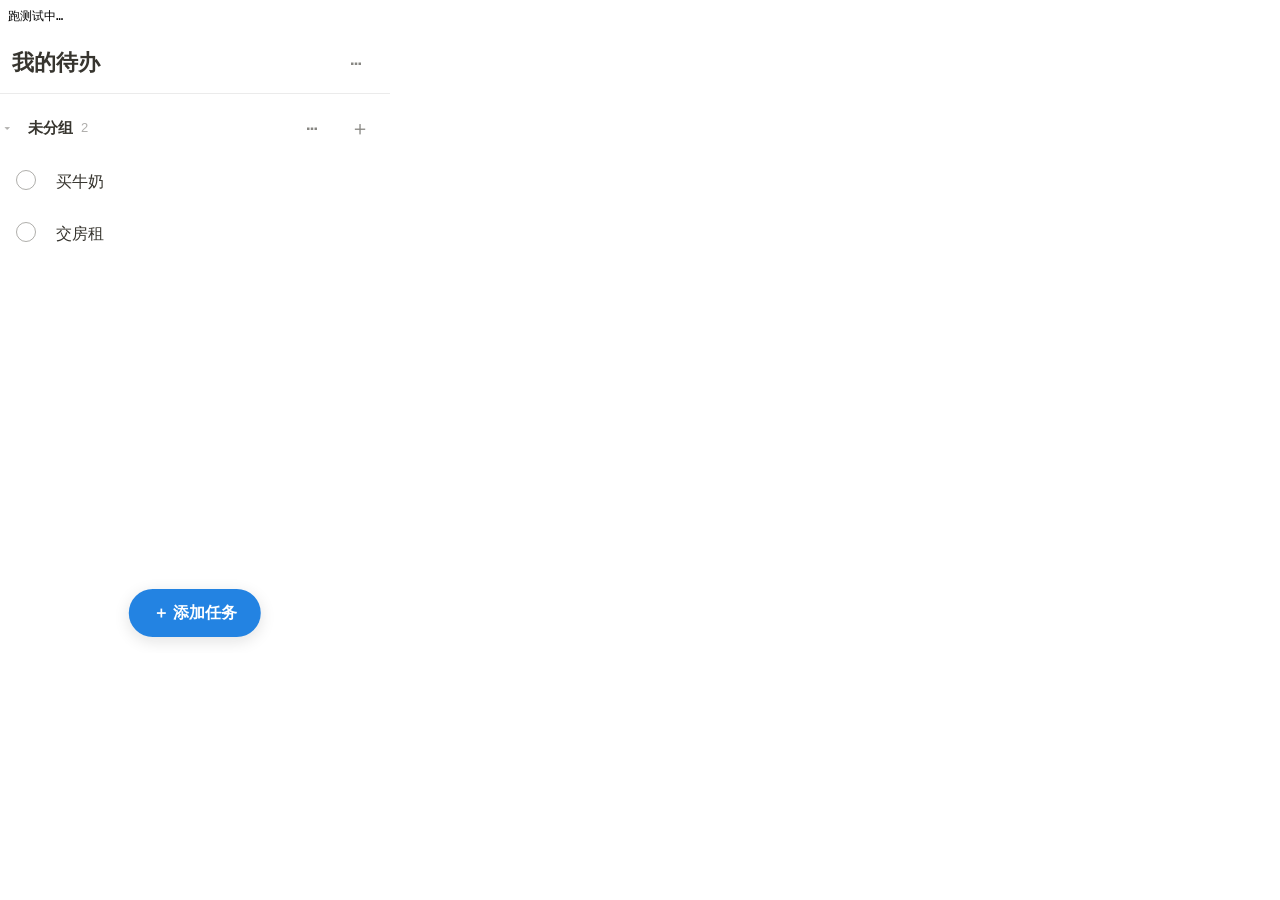
<file: tests/browser/list-probe.html>
<!DOCTYPE html>
<html lang="zh-CN">
<head>
<meta charset="UTF-8" />
<title>list view probe</title>
<style>
  body { margin: 0; font: 12px/1.45 monospace; background: #fff; }
  pre { margin: 0; padding: 8px; white-space: pre-wrap; }
  .bad { color: #c00; }
</style>
</head>
<body>
<pre id="out">跑测试中…</pre>
<script>
const out = document.getElementById('out');
const lines = [];
let fails = 0;

const sleep = (ms) => new Promise((r) => setTimeout(r, ms));

function check(label, ok, detail = '') {
  if (!ok) fails += 1;
  lines.push(`${ok ? '✓' : '✗'} ${label}${detail ? '\n    ' + detail : ''}`);
}

async function main() {
  // 从干净状态开始：在 iframe 首次加载之前从父页面清（同源共享 localStorage）。
  // 不能用「先加载 iframe 再清空 + reload」——应用在 pagehide 时会把内存里的旧状态
  // flush 回去（spec §5 要求的正确行为），把清空结果覆盖掉。
  localStorage.clear();

  const frame = document.createElement('iframe');
  // 放在视口内：离屏 iframe 会被限制 requestAnimationFrame
  frame.style.cssText = 'width:390px;height:620px;border:0;display:block;background:#fff;';
  frame.src = '/';
  document.body.append(frame);

  await new Promise((r) => frame.addEventListener('load', r, { once: true }));
  const win = frame.contentWindow;
  let doc = frame.contentDocument;
  await sleep(200);

  doc = frame.contentDocument;
  win.confirm = () => true; // 让删除分组的确认框自动通过
  win.alert = () => { throw new Error('不应该出现 alert'); };

  const $ = (sel) => doc.querySelector(sel);
  const $$ = (sel) => [...doc.querySelectorAll(sel)];
  const groupIds = () => $$('section.group').map((n) => n.dataset.groupId);
  const activeTitles = () => $$('.task:not(.task--done) .task__title').map((n) => n.textContent);

  const press = (node, key) => node.dispatchEvent(
    new win.KeyboardEvent('keydown', { key, bubbles: true, cancelable: true }),
  );

  // ---- A 初始状态 ----
  check('A1 空状态文案出现', $('.empty-state__title')?.textContent === '还没有任务');
  check('A2 空状态引导文案出现', $('.empty-state__hint')?.textContent === '点下面的按钮加一个');
  check('A3 有一个分组「未分组」', $$('.group__name').map((n) => n.textContent).join('|') === '未分组');
  check('A4 零任务时只出现一套空状态',
    $$('.empty-state').length === 1 && $$('.task-list__blank').length === 0,
    `整体空状态 ${$$('.empty-state').length} 个，每组占位 ${$$('.task-list__blank').length} 个`
    + `（两个都在就是重复了：上面说「还没有任务」，下面每个分组又说一遍「这个分组还没有任务」）`);

  // ---- B/C/D/E 内联添加 ----
  $('#add-task-button').click();
  await sleep(80);
  let addInput = $('.add-row__input');
  check('B1 点悬浮按钮后出现输入行', Boolean(addInput));
  check('B2 输入行自动聚焦', doc.activeElement === addInput);

  addInput.value = '买牛奶';
  press(addInput, 'Enter');
  await sleep(80);
  check('C1 回车后任务出现', activeTitles().includes('买牛奶'), `实际：${activeTitles().join(', ')}`);

  addInput = $('.add-row__input');
  check('C2 输入行仍在且已清空', Boolean(addInput) && addInput.value === '');
  check('C3 焦点仍在输入行（可连续录入）', doc.activeElement === addInput);

  addInput.value = '交房租';
  press(addInput, 'Enter');
  await sleep(80);
  check('D1 连续录入第二条成功', activeTitles().join('|') === '买牛奶|交房租',
    `实际：${activeTitles().join('|')}`);

  addInput = $('.add-row__input');
  press(addInput, 'Escape');
  await sleep(80);
  check('E1 按 Esc 后输入行关闭', !$('.add-row__input'));

  // ---- F 分组 + 按钮 ----
  $('.group__add').click();
  await sleep(80);
  const addRow = $('.add-row');
  const groupSection = addRow?.closest('section.group');
  check('F1 分组 + 在该组内开输入行',
    Boolean(addRow) && groupSection?.dataset.groupId === groupIds()[0]);
  press($('.add-row__input'), 'Escape');
  await sleep(80);

  // ---- H/I/J 完成与已完成折叠 ----
  $('.task .task__check').click();
  await sleep(80);
  check('H1 勾选后从活跃列表消失', activeTitles().join('|') === '交房租',
    `实际：${activeTitles().join('|')}`);
  check('H2 出现「已完成 1 项」', $('.done-section__toggle')?.textContent === '已完成 1 项');
  check('H3 已完成区默认收起', !$('.done-section .task'));

  $('.done-section__toggle').click();
  await sleep(80);
  const doneTask = $('.done-section .task');
  check('I1 展开后看得到已完成任务', Boolean(doneTask));
  check('I2 已完成任务标题是「买牛奶」', doneTask?.querySelector('.task__title')?.textContent === '买牛奶');
  check('I3 已完成任务带 task--done 类（删除线靠它）', doneTask?.classList.contains('task--done'));

  doneTask.querySelector('.task__check').click();
  await sleep(80);
  check('J1 取消完成后回到活跃列表', activeTitles().join('|') === '买牛奶|交房租',
    `实际：${activeTitles().join('|')}`);

  // ---- K 折叠分组 ----
  const caretBefore = $('.group__caret').textContent;
  $('.group__toggle').click();
  await sleep(80);
  check('K1 折叠后任务列表消失', !$('.task'));
  check('K2 折叠后箭头变成 ▸', $('.group__caret').textContent === '▸',
    `${caretBefore} -> ${$('.group__caret').textContent}`);
  $('.group__toggle').click();
  await sleep(80);
  check('K3 再点展开，任务回来', activeTitles().length === 2);

  // ---- L HTML 特殊字符 ----
  $('#add-task-button').click();
  await sleep(60);
  // 反斜杠不能省：字面写出闭合的 script 标签会让 HTML 解析器提前截断本脚本
  const evil = '<script>alert(1)<\/script>';
  $('.add-row__input').value = evil;
  press($('.add-row__input'), 'Enter');
  await sleep(80);
  const evilTitle = $$('.task__title').find((n) => n.textContent.includes('alert'));
  check('L1 HTML 字符原样显示成文本', evilTitle?.textContent === evil);
  check('L2 没有注入新的 script 元素', $$('script').length === 1, `script 数量=${$$('script').length}`);

  $('#add-task-button').click();
  await sleep(60);
  const amp = '5 > 3 & 2 < 4';
  $('.add-row__input').value = amp;
  press($('.add-row__input'), 'Enter');
  await sleep(80);
  check('L3 & 与尖括号原样显示',
    $$('.task__title').some((n) => n.textContent === amp));

  $('#add-task-button').click();
  await sleep(60);
  $('.add-row__input').value = '🚀 发布';
  press($('.add-row__input'), 'Enter');
  await sleep(80);
  check('L4 emoji 正常显示', $$('.task__title').some((n) => n.textContent === '🚀 发布'));

  // ---- M 超长标题 ----
  $('#add-task-button').click();
  await sleep(60);
  $('.add-row__input').value = '长'.repeat(300);
  press($('.add-row__input'), 'Enter');
  await sleep(80);
  const html = doc.documentElement;
  check('M1 300 字标题不产生横向滚动',
    html.scrollWidth <= html.clientWidth,
    `scrollWidth=${html.scrollWidth} clientWidth=${html.clientWidth}`);
  const longTitle = $$('.task__title').find((n) => n.textContent.length === 300);
  const lh = longTitle ? parseFloat(win.getComputedStyle(longTitle).lineHeight) : 0;
  check('M2 超长标题被限制在两行内',
    Boolean(longTitle) && longTitle.getBoundingClientRect().height <= lh * 2 + 2,
    `高=${longTitle?.getBoundingClientRect().height.toFixed(1)} 行高=${lh}`);

  // ---- O/P 分组菜单：重命名 ----
  $('.group__more').click();
  await sleep(60);
  const menuItems = $$('.menu__item').map((n) => n.textContent);
  check('O1 分组菜单出现且有两项',
    menuItems.join('|') === '重命名分组|删除分组', `实际：${menuItems.join('|')}`);

  $$('.menu__item').find((n) => n.textContent === '重命名分组').click();
  await sleep(80);
  const renameInput = $('.group__rename');
  check('P1 出现重命名输入框', Boolean(renameInput));
  check('P2 重命名输入框已聚焦', doc.activeElement === renameInput);
  renameInput.value = '工作';
  press(renameInput, 'Enter');
  await sleep(80);
  check('P3 分组名改成功', $('.group__name')?.textContent === '工作',
    `实际：${$('.group__name')?.textContent}`);

  // ---- Q 新建分组并删除 ----
  // 用 store 直接构造第二个分组比较麻烦，改用菜单删除现有分组，验证补默认分组
  $('.group__more').click();
  await sleep(60);
  $$('.menu__item').find((n) => n.textContent === '删除分组').click();
  await sleep(120);
  check('Q1 删掉最后一个分组后自动补「未分组」',
    $('.group__name')?.textContent === '未分组',
    `实际：${$('.group__name')?.textContent}`);
  check('Q2 组内任务一并删除', $$('.task:not(.task--done)').length === 0);
  check('Q3 不是空白页（分组区块仍在）', $$('section.group').length === 1);

  // ---- M3 分组名超长不撑破 ----
  $('.group__more').click();
  await sleep(60);
  $$('.menu__item').find((n) => n.textContent === '重命名分组').click();
  await sleep(80);
  $('.group__rename').value = '组'.repeat(40);
  press($('.group__rename'), 'Enter');
  await sleep(80);
  const html2 = doc.documentElement;
  check('M3 40 字分组名不产生横向滚动',
    html2.scrollWidth <= html2.clientWidth,
    `scrollWidth=${html2.scrollWidth} clientWidth=${html2.clientWidth}`);

  // ---- S 持久化 ----
  const raw = win.localStorage.getItem('todo.v1');
  check('S1 数据已写进 localStorage', Boolean(raw));
  let parsed = null;
  try { parsed = JSON.parse(raw); } catch { /* 下面会报错 */ }
  check('S2 localStorage 里是合法 JSON 且有 version',
    Boolean(parsed) && typeof parsed.version === 'number');

  // ---- T 刷新后数据还在 ----
  win.location.reload();
  await new Promise((r) => frame.addEventListener('load', r, { once: true }));
  await sleep(200);
  doc = frame.contentDocument;
  check('T1 刷新后分组名还在',
    doc.querySelector('.group__name')?.textContent === '组'.repeat(40));

  lines.push('', fails === 0 ? '全部通过' : `有 ${fails} 项不通过`);
  out.textContent = lines.join('\n');
  out.className = fails === 0 ? '' : 'bad';
}

main().catch((e) => {
  out.textContent = lines.join('\n') + '\n\n探针出错：' + e.message + '\n' + e.stack;
  out.className = 'bad';
});
</script>
</body>
</html>
</file>
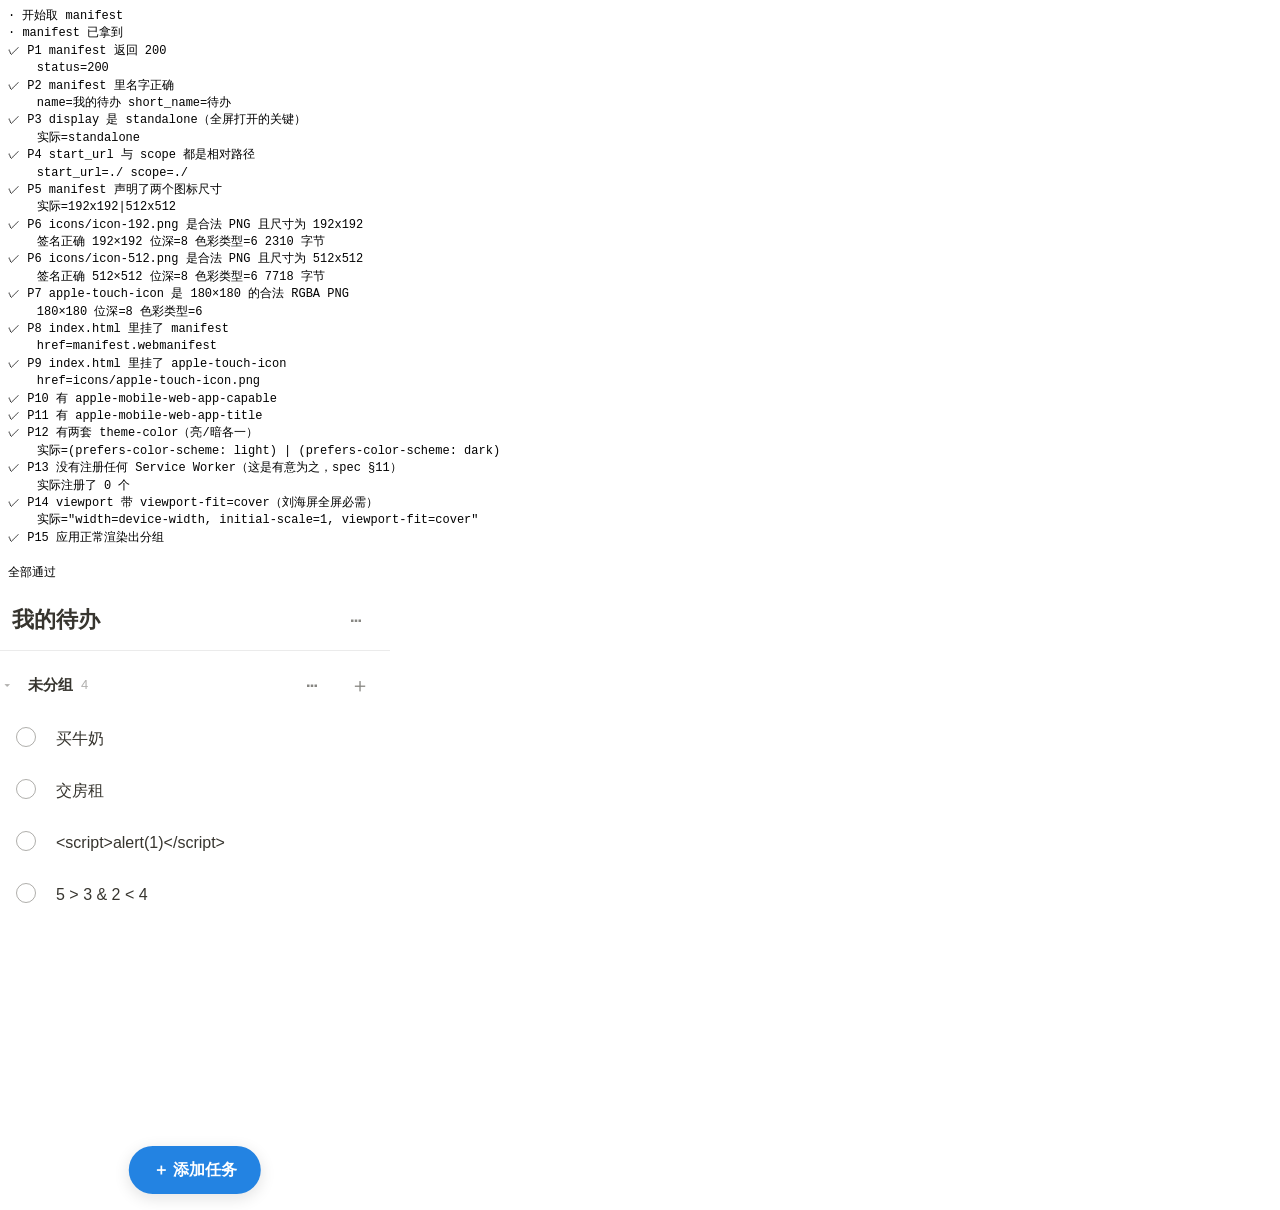
<file: tests/browser/pwa-probe.html>
<!DOCTYPE html>
<html lang="zh-CN">
<head>
<meta charset="UTF-8" />
<title>pwa probe</title>
<style>
  body { margin: 0; font: 12px/1.45 monospace; background: #fff; }
  pre { margin: 0; padding: 8px; white-space: pre-wrap; }
</style>
</head>
<body>
<pre id="out">跑测试中…</pre>
<script>
const out = document.getElementById('out');
const lines = [];
let fails = 0;

const sleep = (ms) => new Promise((r) => setTimeout(r, ms));
const check = (label, ok, detail = '') => {
  if (!ok) fails += 1;
  lines.push(`${ok ? '✓' : '✗'} ${label}${detail ? '\n    ' + detail : ''}`);
  out.textContent = lines.join('\n');   // 实时输出，卡在哪一步一眼看得出来
};
const note = (text) => { lines.push(text); out.textContent = lines.join('\n'); };

async function main() {
  const frame = document.createElement('iframe');
  frame.style.cssText = 'width:390px;height:620px;border:0;display:block;background:#fff;';
  frame.src = '/';
  document.body.append(frame);
  await new Promise((r) => frame.addEventListener('load', r, { once: true }));
  await sleep(250);

  const win = frame.contentWindow;
  const doc = frame.contentDocument;
  const $ = (s) => doc.querySelector(s);

  // ---- manifest 与图标资源 ----
  note('· 开始取 manifest');
  const manifestRes = await fetch('/manifest.webmanifest');
  note('· manifest 已拿到');
  check('P1 manifest 返回 200', manifestRes.ok, `status=${manifestRes.status}`);
  const manifest = await manifestRes.json();
  check('P2 manifest 里名字正确',
    manifest.name === '我的待办' && manifest.short_name === '待办',
    `name=${manifest.name} short_name=${manifest.short_name}`);
  check('P3 display 是 standalone（全屏打开的关键）',
    manifest.display === 'standalone', `实际=${manifest.display}`);
  check('P4 start_url 与 scope 都是相对路径',
    manifest.start_url === './' && manifest.scope === './',
    `start_url=${manifest.start_url} scope=${manifest.scope}`);
  check('P5 manifest 声明了两个图标尺寸',
    manifest.icons.map((i) => i.sizes).join('|') === '192x192|512x512',
    `实际=${manifest.icons.map((i) => i.sizes).join('|')}`);

  // 直接解析 PNG 头字节，而不是交给浏览器解码。
  // 不用 createImageBitmap：在这套无头环境里它对 512 那张会直接挂住不返回。
  // 「图能不能正常显示」由人工看过（icon-512.png 是蓝色圆角方块加白勾）。
  async function readPngHeader(path) {
    const res = await fetch(path);
    if (!res.ok) return { ok: false, reason: `HTTP ${res.status}` };
    const bytes = new Uint8Array(await res.arrayBuffer());
    const signature = [0x89, 0x50, 0x4E, 0x47, 0x0D, 0x0A, 0x1A, 0x0A];
    const sigOk = signature.every((b, i) => bytes[i] === b);
    const u32 = (o) => (bytes[o] << 24) | (bytes[o + 1] << 16) | (bytes[o + 2] << 8) | bytes[o + 3];
    return {
      ok: sigOk,
      width: u32(16),
      height: u32(20),
      bitDepth: bytes[24],
      colorType: bytes[25],
      size: bytes.length,
    };
  }

  for (const icon of manifest.icons) {
    const expected = Number(icon.sizes.split('x')[0]);
    const head = await readPngHeader('/' + icon.src);
    check(`P6 ${icon.src} 是合法 PNG 且尺寸为 ${icon.sizes}`,
      head.ok && head.width === expected && head.height === expected
      && head.bitDepth === 8 && head.colorType === 6,
      `签名${head.ok ? '正确' : '错误'} ${head.width}×${head.height} `
      + `位深=${head.bitDepth} 色彩类型=${head.colorType} ${head.size} 字节`);
  }

  // apple-touch-icon 也必须是真 PNG（iOS 只认 PNG）
  {
    const head = await readPngHeader('/icons/apple-touch-icon.png');
    check('P7 apple-touch-icon 是 180×180 的合法 RGBA PNG',
      head.ok && head.width === 180 && head.height === 180
      && head.bitDepth === 8 && head.colorType === 6,
      `${head.width}×${head.height} 位深=${head.bitDepth} 色彩类型=${head.colorType}`);
  }

  // ---- 页面里的接线 ----
  const manifestLink = $('link[rel="manifest"]');
  check('P8 index.html 里挂了 manifest',
    Boolean(manifestLink) && manifestLink.getAttribute('href') === 'manifest.webmanifest',
    `href=${manifestLink?.getAttribute('href')}`);
  const appleLink = $('link[rel="apple-touch-icon"]');
  check('P9 index.html 里挂了 apple-touch-icon',
    Boolean(appleLink) && appleLink.getAttribute('href') === 'icons/apple-touch-icon.png',
    `href=${appleLink?.getAttribute('href')}`);

  // ---- iOS 全屏相关的 meta ----
  check('P10 有 apple-mobile-web-app-capable',
    $('meta[name="apple-mobile-web-app-capable"]')?.content === 'yes');
  check('P11 有 apple-mobile-web-app-title',
    $('meta[name="apple-mobile-web-app-title"]')?.content === '待办');
  const themeColors = [...doc.querySelectorAll('meta[name="theme-color"]')];
  check('P12 有两套 theme-color（亮/暗各一）',
    themeColors.length === 2
    && themeColors.some((m) => (m.getAttribute('media') || '').includes('dark')),
    `实际=${themeColors.map((m) => m.getAttribute('media')).join(' | ')}`);

  // ---- 按 spec §11 主动不做 Service Worker ----
  const registrations = await win.navigator.serviceWorker.getRegistrations();
  check('P13 没有注册任何 Service Worker（这是有意为之，spec §11）',
    registrations.length === 0, `实际注册了 ${registrations.length} 个`);

  // ---- 安全区与视口 ----
  const viewport = $('meta[name="viewport"]')?.content || '';
  check('P14 viewport 带 viewport-fit=cover（刘海屏全屏必需）',
    viewport.includes('viewport-fit=cover'), `实际="${viewport}"`);

  // ---- 页面本身没坏 ----
  check('P15 应用正常渲染出分组', Boolean($('section.group')));

  // 「图标底色是否与 tokens.css 的 --color-accent 一致」这条在浏览器里要解 PNG 像素，
  // 而这套无头环境的解码器不可靠。改用 Node 侧的单独检查（见 ledger），这里不重复。

  lines.push('', fails === 0 ? '全部通过' : `有 ${fails} 项不通过`);
  out.textContent = lines.join('\n');
}

main().catch((e) => {
  out.textContent = lines.join('\n') + '\n\n探针出错：' + e.message + '\n' + e.stack;
});
</script>
</body>
</html>
</file>
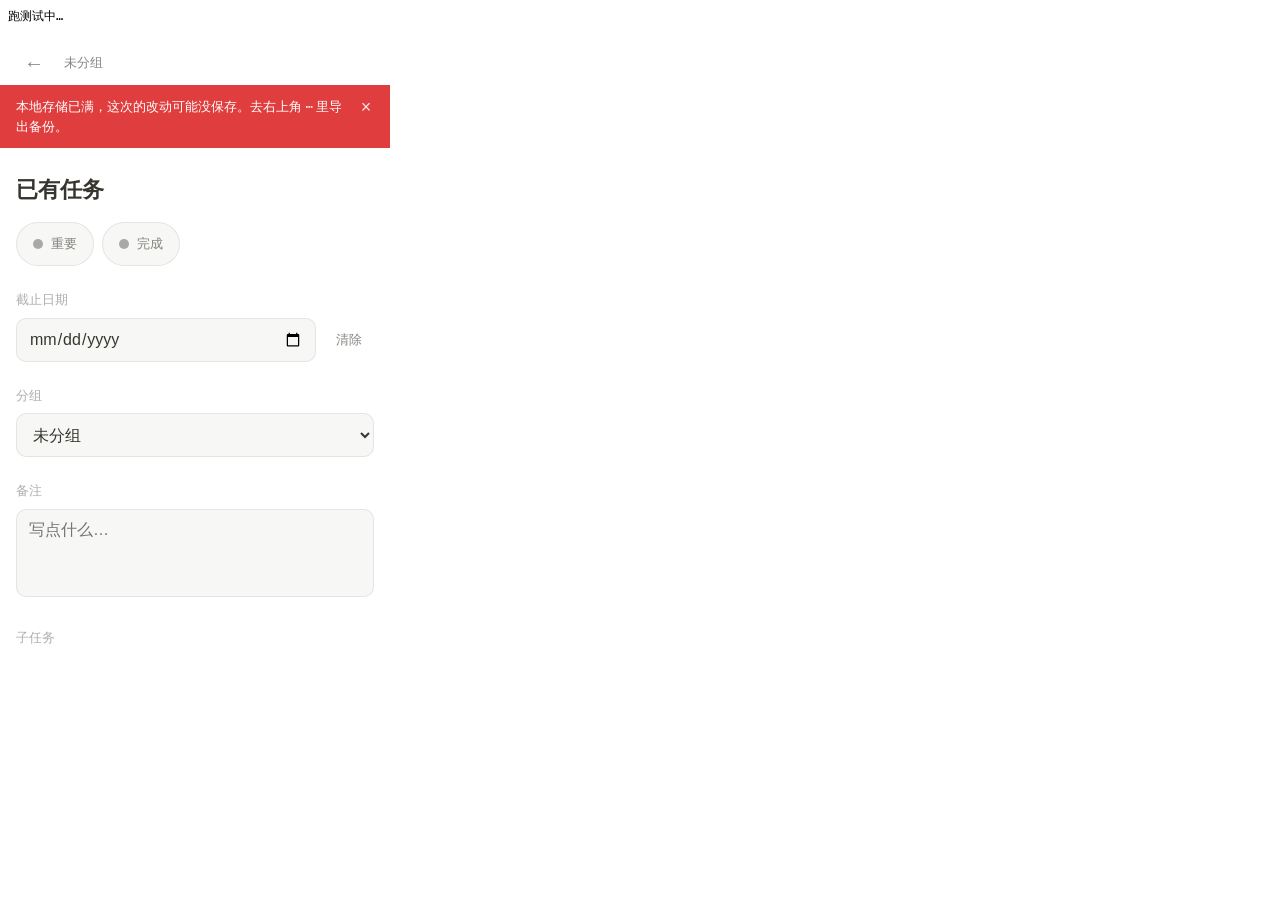
<file: tests/browser/quota-probe.html>
<!DOCTYPE html>
<html lang="zh-CN">
<head>
<meta charset="UTF-8" />
<title>quota probe</title>
<style>
  body { margin: 0; font: 12px/1.45 monospace; background: #fff; }
  pre { margin: 0; padding: 8px; white-space: pre-wrap; }
</style>
</head>
<body>
<pre id="out">跑测试中…</pre>
<script>
const out = document.getElementById('out');
const lines = [];
let fails = 0;

const sleep = (ms) => new Promise((r) => setTimeout(r, ms));
async function waitFor(predicate, timeoutMs = 5000) {
  const start = Date.now();
  while (Date.now() - start < timeoutMs) {
    if (predicate()) return true;
    await sleep(50);
  }
  return false;
}
const check = (label, ok, detail = '') => {
  if (!ok) fails += 1;
  lines.push(`${ok ? '✓' : '✗'} ${label}${detail ? '\n    ' + detail : ''}`);
};

const now = Date.now();
localStorage.setItem('todo.v1', JSON.stringify({
  version: 1, savedAt: now,
  groups: [{ id: 'g1', name: '未分组', order: 0 }],
  tasks: [{ id: 't1', groupId: 'g1', title: '已有任务', note: '', done: false,
    important: false, due: null, subtasks: [], createdAt: now, completedAt: null, order: 0 }],
}));

async function main() {
  const frame = document.createElement('iframe');
  frame.style.cssText = 'width:390px;height:620px;border:0;display:block;background:#fff;';
  frame.src = '/';
  document.body.append(frame);
  await new Promise((r) => frame.addEventListener('load', r, { once: true }));
  await sleep(250);

  const win = frame.contentWindow;
  const doc = frame.contentDocument;
  const $ = (s) => doc.querySelector(s);
  const $$ = (s) => [...doc.querySelectorAll(s)];
  const notice = () => ($('#notice').hidden ? '' : $('#notice').textContent);

  const errors = [];
  win.addEventListener('error', (e) => errors.push(e.message || String(e.error)));

  // 必须在任何点击之前就替换掉对话框。真实 prompt() 在无头模式里会永久阻塞——
  // 菜单里的「新建分组」会调到它，一旦点到就再也回不来了。
  win.prompt = () => null;
  win.confirm = () => false;

  check('Q1 起步时没有提示条', notice() === '', `实际="${notice()}"`);

  // 先验证一下「填充无关键」这个做法行不行——结论是不行：
  // 应用写的是自己的键 todo.v1，属于等量覆盖，即使配额满了通常也能成功。
  // 所以这条路径必须用真实的 QuotaExceededError 来触发。
  let fillError = '';
  try {
    let chunk = 0;
    for (;;) {
      win.localStorage.setItem(`__fill_${chunk}__`, 'x'.repeat(256 * 1024));
      chunk += 1;
      if (chunk > 200) break;
    }
  } catch (e) {
    fillError = e.name || String(e);
  }
  check('Q2 填充无关键确实能把配额撑满', fillError === 'QuotaExceededError',
    `抛出的异常是 "${fillError}"`);

  // 但应用覆盖自己的键仍然写得进去——确认这一点，免得误判成没测到
  const probeSave = win.localStorage.setItem('todo.v1', '{"version":1}');
  check('Q2b 配额满了以后应用覆盖自己的键其实仍然成功（所以上面那种填法测不到这条路径）',
    probeSave === undefined);
  for (let i = 0; i < 200; i += 1) win.localStorage.removeItem(`__fill_${i}__`);

  // 真正触发这条路径：让 todo.v1 的写入抛 QuotaExceededError
  const realSetItem = win.Storage.prototype.setItem;
  win.Storage.prototype.setItem = function patchedSetItem(key, value) {
    if (key === 'todo.v1') {
      throw new win.DOMException('模拟存储已满', 'QuotaExceededError');
    }
    return realSetItem.call(this, key, value);
  };

  // 现在通过界面加一个任务
  $('#add-task-button').click();
  await sleep(150);
  const input = $('.add-row__input');
  input.value = '空间满了以后加的任务';
  input.dispatchEvent(new win.KeyboardEvent('keydown', {
    key: 'Enter', bubbles: true, cancelable: true,
  }));

  await waitFor(() => notice() !== '');
  check('Q3 写盘失败后出现提示条', notice() !== '', `实际="${notice()}"`);
  check('Q4 提示条说清了是存储已满，并指向导出备份',
    notice().includes('已满') && notice().includes('导出'),
    `实际="${notice()}"`);
  check('Q5 任务仍然进了内存里的列表（界面不卡死）',
    $$('.task__title').some((n) => n.textContent === '空间满了以后加的任务'),
    `实际=${$$('.task__title').map((n) => n.textContent).join(',')}`);
  check('Q6 应用没有抛出未捕获的异常', errors.length === 0, errors.join(' | '));

  // ---- 关键：提示条不能挡住它自己让用户去点的那个按钮 ----
  // 用真实坐标做命中测试，不能用程序化 click()——那会绕过命中判定，
  // 正好漏掉「元素被别的元素盖住」这类缺陷。
  {
    // 先确认提示条此刻真的还在。它 6 秒后会自动消失，
    // 万一在虚拟时间里已经收起了，下面几条测的就是空气，会得到假通过。
    check('Q6a 此刻提示条仍然可见（否则下面几条测的是空气）',
      !$('#notice').hidden, `hidden=${$('#notice').hidden}`);

    const hitAt = (node) => {
      const r = node.getBoundingClientRect();
      const x = r.left + r.width / 2;
      const y = r.top + r.height / 2;
      return { x, y, node, hit: doc.elementFromPoint(x, y) };
    };
    const isHitting = ({ node, hit }) => hit === node || node.contains(hit);
    const describe = ({ x, y, hit }) => `该坐标 (${x.toFixed(0)},${y.toFixed(0)}) 命中的是 `
      + `<${hit?.tagName} class="${hit?.className}">`;

    // 顶栏 ⋯
    const menuHit = hitAt($('#menu-button'));
    check('Q6b 提示条出现时，顶栏 ⋯ 仍能被真实点击命中',
      isHitting(menuHit), `${describe(menuHit)}；提示条文案="${notice()}"`);

    // 分组标题行的 ⋯ / ＋ —— 同样会被一下点不到。
    // 注意必须放在「打开顶栏菜单」之前测：顶栏菜单弹出的位置恰好压在分组标题行上，
    // 菜单开着的时候测这条，测到的是菜单，不是提示条的问题。
    const groupHit = hitAt($('.group__more'));
    const scroller = $('#list-scroll');
    check('Q6e 提示条也没有盖住分组标题行的 ⋯',
      isHitting(groupHit),
      `${describe(groupHit)}\n`
      + `    body.className="${doc.body.className}"\n`
      + `    --notice-height="${doc.documentElement.style.getPropertyValue('--notice-height')}"\n`
      + `    .scroll 继承到的 --notice-height=`
      + `"${win.getComputedStyle(scroller).getPropertyValue('--notice-height')}"\n`
      + `    .scroll 的 padding-top=${win.getComputedStyle(scroller).paddingTop}\n`
      + `    提示条高度=${$('#notice').offsetHeight} 底边 y=${$('#notice').getBoundingClientRect().bottom.toFixed(1)}`);

    // 真的在那个坐标上派发一次 click，看菜单会不会开
    if (menuHit.hit) {
      menuHit.hit.dispatchEvent(new win.MouseEvent('click', {
        bubbles: true, cancelable: true, clientX: menuHit.x, clientY: menuHit.y,
      }));
      await sleep(200);
      check('Q6c 在 ⋯ 的真实位置点一下，菜单能打开',
        $$('.menu__item').length === 4,
        `实际弹出了 ${$$('.menu__item').length} 项`);
      // 关掉菜单：点文档任意处即可（menu.js 监听 document 的 click 关闭）
      doc.body.dispatchEvent(new win.MouseEvent('click', { bubbles: true }));
      await sleep(150);
      check('Q6c2 菜单确实关掉了（后面几条依赖这一点）',
        $$('.menu__item').length === 0, `还剩 ${$$('.menu__item').length} 项`);
    }

    // 详情页的 ← 同理
    win.location.hash = '#/task/t1';
    await sleep(250);
    if ($('#detail-back')) {
      const backHit = hitAt($('#detail-back'));
      check('Q6d 提示条没有盖住详情页的 ←',
        isHitting(backHit), describe(backHit));
    }
    win.location.hash = '#/';
    await sleep(200);
  }

  // 还能继续操作：折叠分组、打开顶栏菜单
  $('.group__toggle').click();
  await sleep(120);
  check('Q7 存储满了之后界面仍能正常交互（折叠生效）',
    $$('.task').length === 0, `实际=${$$('.task').length} 条任务可见`);
  $('.group__toggle').click();
  await sleep(120);

  $('#menu-button').click();
  await sleep(150);
  check('Q8 存储满了之后顶栏菜单仍能打开', $$('.menu__item').length === 4,
    `实际=${$$('.menu__item').length} 项`);

  // 导出仍然可用（这正是提示条让用户去做的事）
  let exported = null;
  const realCreate = win.URL.createObjectURL.bind(win.URL);
  win.URL.createObjectURL = (blob) => { exported = blob; return realCreate(new win.Blob([''])); };
  const realCreateElement = doc.createElement.bind(doc);
  doc.createElement = (tag, options) => {
    const node = realCreateElement(tag, options);
    if (String(tag).toLowerCase() === 'a') node.click = () => {};
    return node;
  };

  $$('.menu__item').find((n) => n.textContent === '导出备份').click();
  await waitFor(() => exported !== null);
  check('Q9 存储满了仍然能导出备份（这是提示条给出的出路）', exported !== null);

  if (exported) {
    const text = await exported.text();
    check('Q10 导出的备份包含内存里的最新状态（含刚加的那条）',
      text.includes('空间满了以后加的任务'),
      `长度=${text.length}`);
  }

  // 恢复，免得影响后面的探针
  win.Storage.prototype.setItem = realSetItem;

  lines.push('', fails === 0 ? '全部通过' : `有 ${fails} 项不通过`);
  out.textContent = lines.join('\n');
}

main().catch((e) => {
  out.textContent = lines.join('\n') + '\n\n探针出错：' + e.message + '\n' + e.stack;
});
</script>
</body>
</html>
</file>
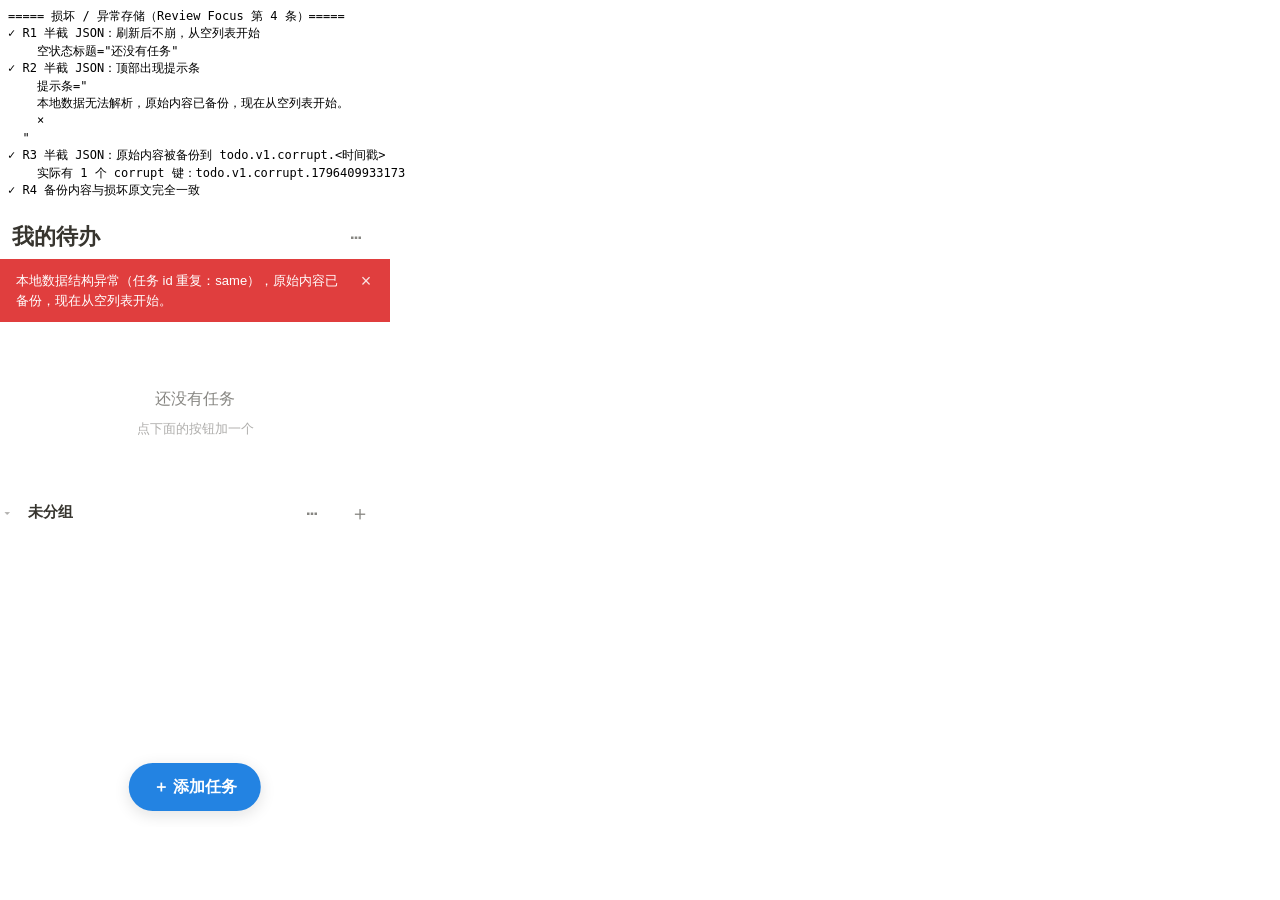
<file: tests/browser/resilience-probe.html>
<!DOCTYPE html>
<html lang="zh-CN">
<head>
<meta charset="UTF-8" />
<title>resilience probe</title>
<style>
  body { margin: 0; font: 12px/1.45 monospace; background: #fff; }
  pre { margin: 0; padding: 8px; white-space: pre-wrap; }
</style>
</head>
<body>
<pre id="out">跑测试中…</pre>
<script>
const out = document.getElementById('out');
const lines = [];
let fails = 0;

const sleep = (ms) => new Promise((r) => setTimeout(r, ms));
const check = (label, ok, detail = '') => {
  if (!ok) fails += 1;
  lines.push(`${ok ? '✓' : '✗'} ${label}${detail ? '\n    ' + detail : ''}`);
  out.textContent = lines.join('\n');
};
const note = (text) => { lines.push(text); out.textContent = lines.join('\n'); };

const frame = document.createElement('iframe');
frame.style.cssText = 'width:390px;height:620px;border:0;display:block;background:#fff;';

/** 用给定的 localStorage 内容重启应用。null 表示清空。 */
async function boot(raw) {
  frame.src = 'about:blank';
  await new Promise((r) => frame.addEventListener('load', r, { once: true }));
  if (raw === null) localStorage.removeItem('todo.v1');
  else localStorage.setItem('todo.v1', raw);
  frame.src = '/';
  await new Promise((r) => frame.addEventListener('load', r, { once: true }));
  await sleep(280);
  return frame.contentDocument;
}

async function main() {
  document.body.append(frame);
  await boot(null);

  const now = Date.now();
  const GOOD = JSON.stringify({
    version: 1, savedAt: now,
    groups: [
      { id: 'g1', name: '工作', order: 0 },
      { id: 'g2', name: '生活', order: 1 },
    ],
    tasks: Array.from({ length: 30 }, (_, i) => ({
      id: `t${i}`, groupId: i % 2 ? 'g1' : 'g2', title: `任务${i + 1}`, note: '',
      done: false, important: false, due: null, subtasks: [],
      createdAt: now + i, completedAt: null, order: Math.floor(i / 2),
    })),
  });

  // ================= 损坏的存储内容 =================
  note('===== 损坏 / 异常存储（Review Focus 第 4 条）=====');

  // --- 半截 JSON ---
  {
    const broken = '{"version":1,"groups":[{"id":"g1"';
    let doc = await boot(broken);
    const win = frame.contentWindow;
    const $ = (s) => doc.querySelector(s);

    check('R1 半截 JSON：刷新后不崩，从空列表开始',
      Boolean($('.empty-state__title')), `空状态标题="${$('.empty-state__title')?.textContent}"`);
    check('R2 半截 JSON：顶部出现提示条',
      !$('#notice').hidden && $('#notice').textContent.includes('无法解析'),
      `提示条="${$('#notice').hidden ? '(隐藏)' : $('#notice').textContent}"`);

    const corruptKeys = Object.keys(win.localStorage).filter((k) => k.startsWith('todo.v1.corrupt.'));
    check('R3 半截 JSON：原始内容被备份到 todo.v1.corrupt.<时间戳>',
      corruptKeys.length === 1, `实际有 ${corruptKeys.length} 个 corrupt 键：${corruptKeys.join(',')}`);
    if (corruptKeys.length === 1) {
      check('R4 备份内容与损坏原文完全一致',
        win.localStorage.getItem(corruptKeys[0]) === broken);
    }
  }

  // --- 重复的任务 id ---
  {
    const dup = JSON.stringify({
      version: 1, savedAt: 1,
      groups: [{ id: 'g1', name: '工作', order: 0 }],
      tasks: [
        { id: 'same', groupId: 'g1', title: '第一个' },
        { id: 'same', groupId: 'g1', title: '第二个' },
      ],
    });
    const doc = await boot(dup);
    const $ = (s) => doc.querySelector(s);
    check('R5 重复任务 id：不崩，从空列表开始',
      Boolean($('.empty-state__title')));
    check('R6 重复 id：提示条说明了原因并带上那个 id',
      $('#notice').textContent.includes('重复') && $('#notice').textContent.includes('same'),
      `提示条="${$('#notice').textContent}"`);
  }

  // --- tasks 不是数组 ---
  {
    const doc = await boot(JSON.stringify({ version: 1, groups: [], tasks: '不是数组' }));
    const $ = (s) => doc.querySelector(s);
    check('R7 tasks 不是数组：不崩且提示原因',
      Boolean($('.empty-state__title')) && $('#notice').textContent.includes('数组'),
      `提示条="${$('#notice').textContent}"`);
  }

  // --- 来自更新版本 ---
  {
    const future = JSON.stringify({
      version: 99, savedAt: 1,
      groups: [{ id: 'g1', name: '未来的分组', order: 0 }],
      tasks: [{ id: 't1', groupId: 'g1', title: '未来的任务' }],
    });
    const win = frame.contentWindow;
    const doc = await boot(future);
    const $ = (s) => doc.querySelector(s);
    check('R8 未来版本：进入只读，提示条说明原因',
      $('#notice').textContent.includes('只读'),
      `提示条="${$('#notice').textContent}"`);
    check('R9 未来版本：数据仍然显示出来（不丢）',
      $('.group__name')?.textContent === '未来的分组',
      `实际="${$('.group__name')?.textContent}"`);

    // 只读状态下不应写回原键
    const before = win.localStorage.getItem('todo.v1');
    $('#add-task-button').click();
    await sleep(150);
    const input = $('.add-row__input');
    if (input) {
      input.value = '只读状态下加的任务';
      input.dispatchEvent(new win.KeyboardEvent('keydown', { key: 'Enter', bubbles: true, cancelable: true }));
      await sleep(250);
    }
    check('R10 只读状态下没有把数据写回原键',
      win.localStorage.getItem('todo.v1') === before,
      `写回了吗：${win.localStorage.getItem('todo.v1') !== before}`);
  }

  // ================= HTML 特殊字符（分组名、子任务）=================
  note('');
  note('===== HTML 特殊字符（Review Focus 第 1 条，补分组名与子任务）=====');
  {
    const doc = await boot(GOOD);
    const win = frame.contentWindow;
    const $ = (s) => doc.querySelector(s);
    const $$ = (s) => [...doc.querySelectorAll(s)];
    const press = (node, key) => node.dispatchEvent(
      new win.KeyboardEvent('keydown', { key, bubbles: true, cancelable: true }));

    // 分组名
    $('.group__more').click();
    await sleep(100);
    $$('.menu__item').find((n) => n.textContent === '重命名分组').click();
    await sleep(150);
    const renameInput = $('.group__rename');
    const evilGroup = '<script>alert(1)<\/script>';
    renameInput.value = evilGroup;
    press(renameInput, 'Enter');
    await sleep(200);
    check('R11 分组名里的 HTML 字符原样显示',
      $('.group__name')?.textContent === evilGroup,
      `实际="${$('.group__name')?.textContent}"`);
    check('R12 分组名没有注入 script 元素',
      $$('script').length === 1, `script 数量=${$$('script').length}`);

    // 子任务
    $('.task[data-task-id="t0"]').click();
    await sleep(200);
    const add = $('.subtask-add__input');
    for (const text of ['<script>alert(1)<\/script>', '5 > 3 & 2 < 4']) {
      add.value = text;
      press(add, 'Enter');
      await sleep(180);
    }
    const subTexts = $$('.subtask__text').map((n) => n.value);
    check('R13 子任务里的 HTML 字符原样显示',
      subTexts[0] === '<script>alert(1)<\/script>', `实际="${subTexts[0]}"`);
    check('R14 子任务里的 & 与尖括号原样显示',
      subTexts[1] === '5 > 3 & 2 < 4', `实际="${subTexts[1]}"`);
    check('R15 子任务没有注入 script 元素',
      $$('script').length === 1, `script 数量=${$$('script').length}`);
  }

  // ================= 超长备注 =================
  note('');
  note('===== 超长文本（Review Focus 第 2 条，补 5000 字备注）=====');
  {
    const doc = await boot(GOOD);
    const win = frame.contentWindow;
    const $ = (s) => doc.querySelector(s);
    win.location.hash = '#/task/t0';
    await sleep(250);

    const noteEl = $('#detail-note');
    noteEl.focus();
    noteEl.value = '备'.repeat(5000);
    noteEl.dispatchEvent(new win.Event('input', { bubbles: true }));
    await sleep(300);

    const html = doc.documentElement;
    check('R16 5000 字备注不产生横向滚动',
      html.scrollWidth <= html.clientWidth,
      `scrollWidth=${html.scrollWidth} clientWidth=${html.clientWidth}`);
    check('R17 备注框随内容长高', noteEl.getBoundingClientRect().height > 100,
      `高度=${noteEl.getBoundingClientRect().height.toFixed(0)}px`);
    check('R18 5000 字备注确实存进了 localStorage',
      (win.localStorage.getItem('todo.v1') || '').includes('备'.repeat(5000)));
  }

  // ================= 返回列表时滚动位置保留 =================
  note('');
  note('===== spec §9 第 4 条：返回列表时滚动位置保留 =====');
  {
    const doc = await boot(GOOD);
    const win = frame.contentWindow;
    const $ = (s) => doc.querySelector(s);

    const scroller = $('#list-scroll');
    scroller.scrollTop = 420;
    await sleep(120);
    const before = scroller.scrollTop;

    $('#group-list .task').click();
    await sleep(250);
    check('R19 进入了详情视图', !$('#view-detail').hidden);
    $('#detail-back').click();
    await sleep(250);

    const after = scroller.scrollTop;
    check('R20 返回后列表滚动位置保留',
      Math.abs(after - before) <= 2, `进去前 ${before}，回来后 ${after}`);
  }

  // ================= 空数据：删光所有分组 =================
  note('');
  note('===== 空数据（Review Focus 第 5 条，补删光所有分组）=====');
  {
    const doc = await boot(JSON.stringify({
      version: 1, savedAt: 1,
      groups: [{ id: 'g1', name: '唯一分组', order: 0 }],
      tasks: [{ id: 't1', groupId: 'g1', title: '唯一任务' }],
    }));
    const win = frame.contentWindow;
    const $ = (s) => doc.querySelector(s);
    const $$ = (s) => [...doc.querySelectorAll(s)];
    win.confirm = () => true;

    $('.group__more').click();
    await sleep(120);
    $$('.menu__item').find((n) => n.textContent === '删除分组').click();
    await sleep(250);

    check('R21 删掉最后一个分组后自动补一个默认分组',
      $('.group__name')?.textContent === '未分组', `实际="${$('.group__name')?.textContent}"`);
    check('R22 不是空白页（分组区块与空状态都在）',
      $$('section.group').length === 1 && Boolean($('.empty-state__title')));
    check('R23 组内任务随分组一并删除',
      JSON.parse(win.localStorage.getItem('todo.v1')).tasks.length === 0);
  }

  // ================= 部分分组的空状态（不能跟着整体空状态一起被省掉）=================
  note('');
  note('===== 空状态不能过度去重：只有「全空」才省掉每组的占位 =====');
  {
    const doc = await boot(JSON.stringify({
      version: 1, savedAt: 1,
      groups: [
        { id: 'g1', name: '有任务的组', order: 0 },
        { id: 'g2', name: '空组', order: 1 },
      ],
      tasks: [{ id: 't1', groupId: 'g1', title: '一条任务' }],
    }));
    const $ = (s) => doc.querySelector(s);
    const $$ = (s) => [...doc.querySelectorAll(s)];

    check('R24 有任务时不显示整体空状态', $$('.empty-state').length === 0,
      `empty-state ${$$('.empty-state').length} 个`);
    check('R25 但空着的那一组仍然显示「这个分组还没有任务」',
      $$('.task-list__blank').length === 1
      && $('.task-list__blank').textContent === '这个分组还没有任务',
      `实际 ${$$('.task-list__blank').length} 个占位`);
  }

  lines.push('', fails === 0 ? '全部通过' : `有 ${fails} 项不通过`);
  out.textContent = lines.join('\n');
}

main().catch((e) => {
  out.textContent = lines.join('\n') + '\n\n探针出错：' + e.message + '\n' + e.stack;
});
</script>
</body>
</html>
</file>
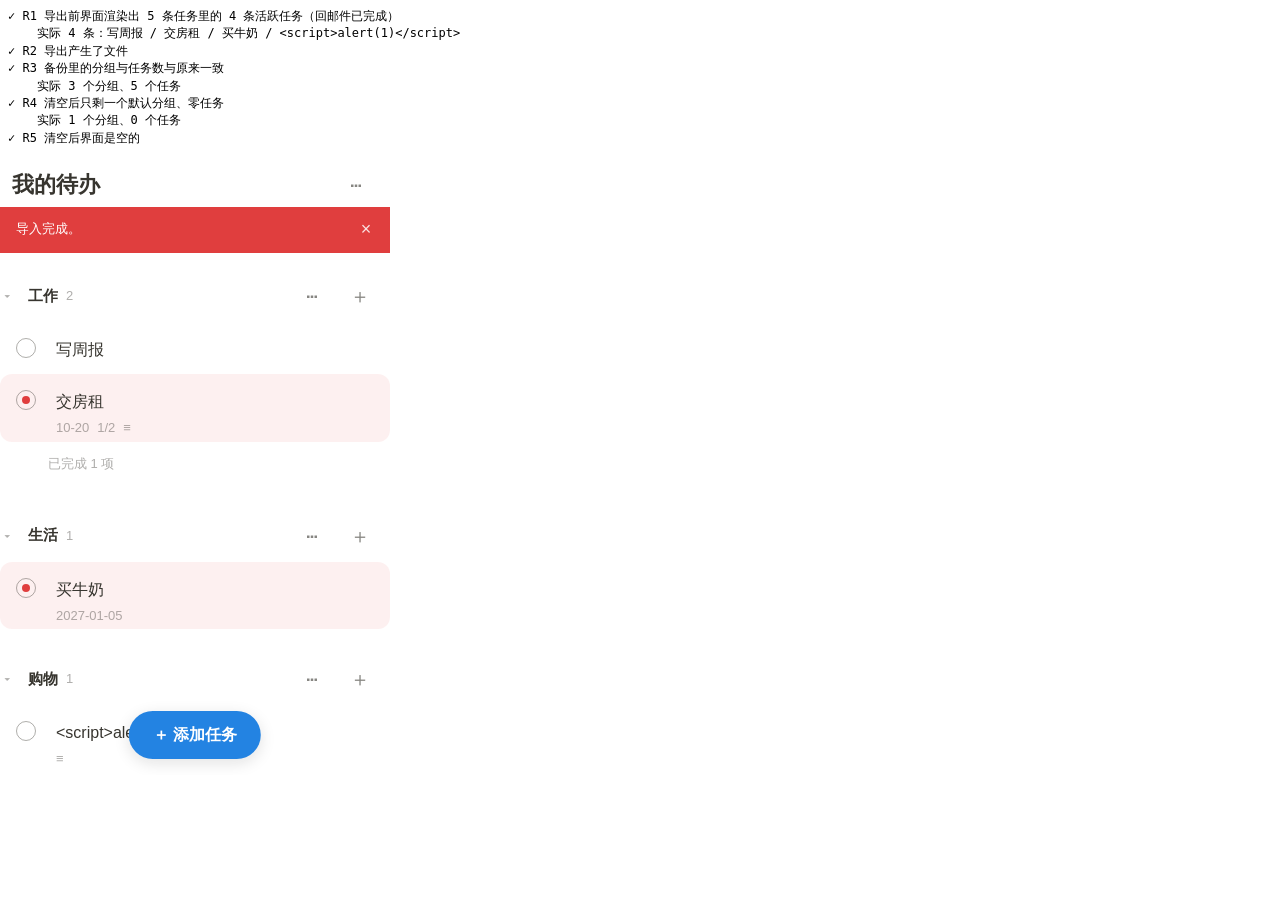
<file: tests/browser/roundtrip-probe.html>
<!DOCTYPE html>
<html lang="zh-CN">
<head>
<meta charset="UTF-8" />
<title>backup round-trip probe</title>
<style>
  body { margin: 0; font: 12px/1.45 monospace; background: #fff; }
  pre { margin: 0; padding: 8px; white-space: pre-wrap; }
</style>
</head>
<body>
<pre id="out">跑测试中…</pre>
<script>
const out = document.getElementById('out');
const lines = [];
let fails = 0;

const sleep = (ms) => new Promise((r) => setTimeout(r, ms));
async function waitFor(predicate, timeoutMs = 8000) {
  const start = Date.now();
  while (Date.now() - start < timeoutMs) {
    if (predicate()) return true;
    await sleep(50);
  }
  return false;
}
const check = (label, ok, detail = '') => {
  if (!ok) fails += 1;
  lines.push(`${ok ? '✓' : '✗'} ${label}${detail ? '\n    ' + detail : ''}`);
  out.textContent = lines.join('\n');
};

const now = Date.now();

// 一份内容丰富的种子数据：多分组、重要、已完成、截止日期、备注、子任务、乱序的 order
const SEED = {
  version: 1, savedAt: now,
  groups: [
    { id: 'g1', name: '工作', order: 0 },
    { id: 'g2', name: '生活', order: 1 },
    { id: 'g3', name: '购物', order: 2 },
  ],
  tasks: [
    { id: 't1', groupId: 'g1', title: '写周报', note: '', done: false,
      important: false, due: null, subtasks: [], createdAt: now, completedAt: null, order: 0 },
    { id: 't2', groupId: 'g1', title: '交房租', note: '房东电话 138xxxx\n月底前转',
      done: false, important: true, due: '2026-10-20', createdAt: now + 1,
      completedAt: null, order: 1,
      subtasks: [{ id: 's1', text: '看合同', done: true }, { id: 's2', text: '转账', done: false }] },
    { id: 't3', groupId: 'g1', title: '回邮件', note: '', done: true,
      important: false, due: null, subtasks: [], createdAt: now + 2,
      completedAt: now + 3, order: 2 },
    { id: 't4', groupId: 'g2', title: '买牛奶', note: '', done: false,
      important: true, due: '2027-01-05', subtasks: [], createdAt: now + 4,
      completedAt: null, order: 0 },
    { id: 't5', groupId: 'g3', title: '<script>alert(1)<\/script>', note: '5 > 3 & 2 < 4',
      done: false, important: false, due: null, subtasks: [], createdAt: now + 5,
      completedAt: null, order: 0 },
  ],
};

async function main() {
  localStorage.setItem('todo.v1', JSON.stringify(SEED));

  const frame = document.createElement('iframe');
  frame.style.cssText = 'width:390px;height:620px;border:0;display:block;background:#fff;';
  frame.src = '/';
  document.body.append(frame);
  await new Promise((r) => frame.addEventListener('load', r, { once: true }));
  await sleep(280);

  const win = frame.contentWindow;
  const doc = frame.contentDocument;
  const $ = (s) => doc.querySelector(s);
  const $$ = (s) => [...doc.querySelectorAll(s)];

  let confirmAnswer = true;
  win.confirm = () => confirmAnswer;

  // 捕获导出内容，且不让它真的下载（无头模式会挂在下载上）
  let exported = null;
  const realCreate = win.URL.createObjectURL.bind(win.URL);
  win.URL.createObjectURL = (blob) => { exported = blob; return realCreate(new win.Blob([''])); };
  const realCreateElement = doc.createElement.bind(doc);
  doc.createElement = (tag, options) => {
    const node = realCreateElement(tag, options);
    if (String(tag).toLowerCase() === 'a') node.click = () => {};
    return node;
  };

  const clickMenuItem = async (label) => {
    $('#menu-button').click();
    await sleep(100);
    const item = $$('.menu__item').find((n) => n.textContent === label);
    if (!item) return false;
    item.click();
    await sleep(200);
    return true;
  };
  const stored = () => JSON.parse(win.localStorage.getItem('todo.v1'));

  // 先把界面上的顺序显示出来，确认导出前列表是对的
  const titlesBefore = $$('.task:not(.task--done) .task__title').map((n) => n.textContent);
  check('R1 导出前界面渲染出 5 条任务里的 4 条活跃任务（回邮件已完成）',
    titlesBefore.length === 4, `实际 ${titlesBefore.length} 条：${titlesBefore.join(' / ')}`);

  // ---- 1. 导出 ----
  await clickMenuItem('导出备份');
  await waitFor(() => exported !== null);
  check('R2 导出产生了文件', Boolean(exported));
  const backupText = await exported.text();
  const backup = JSON.parse(backupText);
  check('R3 备份里的分组与任务数与原来一致',
    backup.groups.length === 3 && backup.tasks.length === 5,
    `实际 ${backup.groups.length} 个分组、${backup.tasks.length} 个任务`);

  // ---- 2. 清空 ----
  await clickMenuItem('清空全部数据');
  await waitFor(() => stored().tasks.length === 0);
  check('R4 清空后只剩一个默认分组、零任务',
    stored().groups.length === 1 && stored().tasks.length === 0,
    `实际 ${stored().groups.length} 个分组、${stored().tasks.length} 个任务`);
  check('R5 清空后界面是空的', $$('.task').length === 0 && $$('section.group').length === 1);

  // ---- 3. 导入刚才导出的那份 ----
  const dt = new win.DataTransfer();
  dt.items.add(new win.File([backupText], 'todo-backup.json', { type: 'application/json' }));
  const importInput = $('#import-input');
  importInput.files = dt.files;
  importInput.dispatchEvent(new win.Event('change'));
  await waitFor(() => stored().tasks.length > 0);
  await sleep(250);

  // ---- 4. 逐字段比对 ----
  const after = stored();

  const normalize = (data) => ({
    groups: [...data.groups].sort((a, b) => a.id.localeCompare(b.id)),
    tasks: [...data.tasks].sort((a, b) => a.id.localeCompare(b.id)).map((t) => ({
      ...t,
      subtasks: [...t.subtasks].sort((a, b) => a.id.localeCompare(b.id)),
    })),
  });

  const before = normalize(SEED);
  const roundTrip = normalize(after);

  check('R6 往返后分组完全一致（id、名字、order）',
    JSON.stringify(roundTrip.groups) === JSON.stringify(before.groups),
    `往返=${JSON.stringify(roundTrip.groups)}\n    原本=${JSON.stringify(before.groups)}`);

  check('R7 往返后任务数量一致', roundTrip.tasks.length === before.tasks.length,
    `往返 ${roundTrip.tasks.length}，原本 ${before.tasks.length}`);

  // 逐条逐字段比对，报出第一处差异，别只说「不一致」
  let firstDiff = null;
  for (let i = 0; i < before.tasks.length && !firstDiff; i += 1) {
    const a = before.tasks[i];
    const b = roundTrip.tasks[i];
    for (const key of Object.keys(a)) {
      if (JSON.stringify(a[key]) !== JSON.stringify(b[key])) {
        firstDiff = `任务 ${a.id} 的 ${key}：原本 ${JSON.stringify(a[key])}，往返后 ${JSON.stringify(b[key])}`;
        break;
      }
    }
  }
  check('R8 往返后每个任务的每个字段都一致（含备注、子任务、截止日期、重要、完成时间、order）',
    firstDiff === null, firstDiff || '逐字段全等');

  // ---- 5. 界面也要对 ----
  const titlesAfter = $$('.task:not(.task--done) .task__title').map((n) => n.textContent);
  check('R9 导入后界面显示与导出前一致',
    titlesAfter.join('|') === titlesBefore.join('|'),
    `导出前=${titlesBefore.join('|')}\n    导入后=${titlesAfter.join('|')}`);
  check('R10 重要任务在界面上仍然带红底类',
    $$('.task--important').length === 2, `实际 ${$$('.task--important').length} 条带红底`);
  check('R11 已完成任务仍然在已完成折叠区里',
    $('.done-section__toggle')?.textContent === '已完成 1 项',
    `实际="${$('.done-section__toggle')?.textContent}"`);

  lines.push('', fails === 0 ? '全部通过' : `有 ${fails} 项不通过`);
  out.textContent = lines.join('\n');
}

main().catch((e) => {
  out.textContent = lines.join('\n') + '\n\n探针出错：' + e.message + '\n' + e.stack;
});
</script>
</body>
</html>
</file>
<file: css/tokens.css>
/* 设计变量。全部颜色、间距、字号、字重、圆角、时长都从这里取。
   组件样式里不允许出现写死的色值。 */

:root {
  color-scheme: light dark;

  /* ---------- 间距：严格 8 点栅格 ---------- */
  --space-1: 4px;
  --space-2: 8px;
  --space-3: 12px;
  --space-4: 16px;
  --space-5: 24px;
  --space-6: 32px;
  --space-7: 48px;

  /* ---------- 字号：只 4 档 ---------- */
  --font-title: 22px;
  --font-group: 15px;
  --font-task: 16px;
  --font-meta: 13px;

  /* ---------- 字重：只 2 档 ---------- */
  --weight-regular: 400;
  --weight-semibold: 600;

  /* ---------- 形状 ---------- */
  --radius-card: 12px;
  --radius-button: 10px;
  --radius-pill: 999px;

  /* ---------- 动效 ---------- */
  --dur-fast: 120ms;
  --dur-base: 180ms;
  --dur-slow: 240ms;
  --ease-in: cubic-bezier(0.4, 0, 1, 1);
  --ease-out: cubic-bezier(0, 0, 0.2, 1);

  /* ---------- 尺寸 ---------- */
  --tap-min: 44px;
  --fab-clearance: 88px;
  /* 顶栏高度。提示条要靠它把自己定位到顶栏**下面**，否则会盖住
     ⋯ 和 ← —— 而提示条文案本身就在让用户去点 ⋯。 */
  --topbar-height: 52px;

  --font-family: -apple-system, BlinkMacSystemFont, "PingFang SC",
    "Microsoft YaHei", "Segoe UI", Roboto, sans-serif;

  /* ---------- 颜色：亮色（默认） ---------- */
  --color-bg: #FFFFFF;
  --color-bg-subtle: #F7F7F5;
  --color-text: #37352F;
  --color-text-secondary: rgba(55, 53, 47, 0.6);
  --color-text-tertiary: rgba(55, 53, 47, 0.4);
  --color-accent: #2383E2;
  --color-on-accent: #FFFFFF;
  --color-important: #E03E3E;
  --color-important-bg: rgba(224, 62, 62, 0.08);
  --color-divider: rgba(0, 0, 0, 0.08);
  --color-overlay: rgba(15, 15, 15, 0.4);
  --shadow-float: 0 4px 16px rgba(15, 15, 15, 0.12);
  --shadow-drag: 0 8px 24px rgba(15, 15, 15, 0.18);
}

/* ---------- 颜色：暗色，跟随系统 ---------- */
@media (prefers-color-scheme: dark) {
  :root {
    --color-bg: #191919;
    --color-bg-subtle: #222222;
    --color-text: #E9E9E7;
    --color-text-secondary: rgba(233, 233, 231, 0.6);
    --color-text-tertiary: rgba(233, 233, 231, 0.4);
    --color-accent: #4A9EE8;
    --color-on-accent: #FFFFFF;
    --color-important: #FF6B6B;
    --color-important-bg: rgba(255, 107, 107, 0.12);
    --color-divider: rgba(255, 255, 255, 0.1);
    --color-overlay: rgba(0, 0, 0, 0.6);
    --shadow-float: 0 4px 16px rgba(0, 0, 0, 0.5);
    --shadow-drag: 0 8px 24px rgba(0, 0, 0, 0.6);
  }
}
</file>
<file: css/app.css>
/* 组件样式。色值一律取自 css/tokens.css 的变量。 */

*,
*::before,
*::after {
  box-sizing: border-box;
}

html {
  height: 100%;
}

body {
  margin: 0;
  height: 100%;
  font-family: var(--font-family);
  font-size: var(--font-task);
  font-weight: var(--weight-regular);
  line-height: 1.5;
  color: var(--color-text);
  background: var(--color-bg);
  -webkit-font-smoothing: antialiased;
  -webkit-tap-highlight-color: transparent;
  overscroll-behavior-y: none;
}

button {
  padding: 0;
  font: inherit;
  color: inherit;
  background: none;
  border: 0;
  cursor: pointer;
}

input,
textarea,
select {
  font: inherit;
  color: inherit;
}

/* ---------- 视图容器 ---------- */

.view {
  position: relative;
  display: flex;
  flex-direction: column;
  height: 100dvh;
  padding-left: env(safe-area-inset-left);
  padding-right: env(safe-area-inset-right);
}

.view[hidden] {
  display: none;
}

.scroll {
  flex: 1;
  min-height: 0;
  overflow-y: auto;
  overscroll-behavior: contain;
  -webkit-overflow-scrolling: touch;
  padding-bottom: calc(var(--space-6) + var(--fab-clearance) + env(safe-area-inset-bottom));
}

/* ---------- 顶栏 ---------- */

.topbar {
  display: flex;
  flex: 0 0 auto;
  align-items: center;
  gap: var(--space-2);
  min-height: var(--topbar-height);
  padding: var(--space-2) var(--space-3);
  padding-top: calc(var(--space-2) + env(safe-area-inset-top));
  background: var(--color-bg);
  border-bottom: 1px solid var(--color-divider);
}

.topbar__title {
  flex: 1;
  min-width: 0;
  margin: 0;
  font-size: var(--font-title);
  font-weight: var(--weight-semibold);
  line-height: 1.3;
}

.topbar__subtitle {
  flex: 1;
  min-width: 0;
  overflow: hidden;
  font-size: var(--font-meta);
  color: var(--color-text-secondary);
  text-overflow: ellipsis;
  white-space: nowrap;
}

.icon-button {
  display: flex;
  flex: 0 0 auto;
  align-items: center;
  justify-content: center;
  width: var(--tap-min);
  height: var(--tap-min);
  font-size: 20px;
  line-height: 1;
  color: var(--color-text-secondary);
  border-radius: var(--radius-button);
  transition: background var(--dur-fast) var(--ease-out);
}

.icon-button:active {
  background: var(--color-bg-subtle);
}

/* ---------- 悬浮的「添加任务」 ---------- */

.fab {
  position: absolute;
  bottom: calc(var(--space-4) + env(safe-area-inset-bottom));
  left: 50%;
  z-index: 20;
  display: flex;
  align-items: center;
  justify-content: center;
  min-height: 48px;
  padding: 0 var(--space-5);
  font-size: var(--font-task);
  font-weight: var(--weight-semibold);
  color: var(--color-on-accent);
  background: var(--color-accent);
  border-radius: var(--radius-pill);
  box-shadow: var(--shadow-float);
  transform: translateX(-50%);
  transition: transform var(--dur-fast) var(--ease-out);
}

.fab:active {
  transform: translateX(-50%) scale(0.97);
}

/* ---------- 顶部提示条 ---------- */

/* 提示条排在顶栏**下面**，而不是盖在顶栏上。
   盖住的话会把 ⋯ 和 ← 一起吃掉——而提示条文案恰恰在让用户去点 ⋯
   （「存储已满，去右上角 ⋯ 里导出备份」），等于把唯一的救援入口挡死。 */
.notice {
  position: fixed;
  top: calc(var(--topbar-height) + env(safe-area-inset-top));
  right: 0;
  left: 0;
  z-index: 60;
  display: flex;
  gap: var(--space-2);
  align-items: flex-start;
  padding: var(--space-3) var(--space-4);
  font-size: var(--font-meta);
  line-height: 1.5;
  color: var(--color-on-accent);
  background: var(--color-important);
}

.notice[hidden] {
  display: none;
}

.notice__text {
  flex: 1;
  min-width: 0;
}

.notice__close {
  flex: 0 0 auto;
  width: 24px;
  height: 24px;
  margin: -2px -4px 0 0;
  font-size: 18px;
  line-height: 1;
  color: var(--color-on-accent);
  opacity: 0.85;
  border-radius: var(--radius-pill);
}

.notice__close:active {
  opacity: 1;
  background: var(--color-overlay);
}

/* 提示条出现时，把滚动区的内容整体下推一个提示条的高度，
   这样它不会盖住分组标题行的 ⋯ / ＋。（高度由 js/app.js 量出来后写进变量）
   这里**故意不加 transition**：加过一版，结果在无头浏览器里动画时间线不推进，
   padding 一直停在 0，内容该让位却没让位。瞬间让位就够了。 */
body.has-notice .scroll {
  padding-top: var(--notice-height, 0px);
}

/* ---------- 分组 ---------- */

.group-list {
  padding: var(--space-2) 0;
}

.group + .group {
  margin-top: var(--space-5);
}

.group__header {
  display: flex;
  align-items: center;
  gap: var(--space-1);
  padding: var(--space-1) var(--space-2) var(--space-1) var(--space-1);
}

.group__toggle {
  display: flex;
  flex: 1;
  gap: var(--space-2);
  align-items: center;
  min-width: 0;
  min-height: var(--tap-min);
  padding-right: var(--space-2);
  text-align: left;
  border-radius: var(--radius-button);
}

.group__caret {
  flex: 0 0 auto;
  width: 16px;
  font-size: var(--font-meta);
  color: var(--color-text-tertiary);
}

.group__name {
  overflow: hidden;
  font-size: var(--font-group);
  font-weight: var(--weight-semibold);
  text-overflow: ellipsis;
  white-space: nowrap;
}

.group__name--placeholder {
  font-weight: var(--weight-regular);
  color: var(--color-text-tertiary);
}

.group__count {
  flex: 0 0 auto;
  font-size: var(--font-meta);
  font-weight: var(--weight-regular);
  color: var(--color-text-tertiary);
}

.group__rename {
  flex: 1;
  min-width: 0;
  min-height: var(--tap-min);
  padding: 0 var(--space-2);
  font-size: var(--font-group);
  font-weight: var(--weight-semibold);
  background: var(--color-bg-subtle);
  border: 1px solid var(--color-accent);
  border-radius: var(--radius-button);
}

.group__rename:focus {
  outline: none;
}

/* ---------- 任务行 ---------- */

.task-list {
  margin: 0;
  padding: 0;
  list-style: none;
}

.task-list__blank {
  display: flex;
  align-items: center;
  min-height: var(--tap-min);
  padding-left: calc(var(--space-1) + var(--tap-min));
  font-size: var(--font-meta);
  color: var(--color-text-tertiary);
}

.task {
  display: flex;
  gap: var(--space-2);
  align-items: flex-start;
  min-height: var(--tap-min);
  padding: var(--space-1) var(--space-3) var(--space-1) var(--space-1);
  border-radius: var(--radius-card);
  transition: background var(--dur-fast) var(--ease-out);
}

/* 重要事项：整行淡红底。文字保持常规深色，不加粗、不变红、不加左条。 */
.task--important {
  background: var(--color-important-bg);
}

.task--done .task__title {
  color: var(--color-text-tertiary);
  text-decoration: line-through;
}

.task--done .task__body {
  padding-top: var(--space-2);
}

.task__check {
  position: relative;
  display: flex;
  flex: 0 0 auto;
  align-items: center;
  justify-content: center;
  width: var(--tap-min);
  height: var(--tap-min);
}

.task__check::before {
  content: '';
  width: 20px;
  height: 20px;
  border: 1.5px solid var(--color-text-tertiary);
  border-radius: 50%;
  transition: border-color var(--dur-fast) var(--ease-out);
}

.task--done .task__check::before {
  background: var(--color-text-tertiary);
  border-color: var(--color-text-tertiary);
}

.task__check-dot,
.task__check-tick {
  position: absolute;
  top: 50%;
  left: 50%;
  transform: translate(-50%, -50%);
}

.task__check-dot {
  width: 8px;
  height: 8px;
  border-radius: 50%;
}

/* 复选框里的实心点：给「重要」第二个识别通道，不只靠颜色 */
.task--important .task__check-dot {
  background: var(--color-important);
}

.task__check-tick {
  font-size: 12px;
  line-height: 1;
  color: var(--color-bg);
}

.task__body {
  flex: 1;
  min-width: 0;
  padding-top: var(--space-3);
}

.task__title {
  display: -webkit-box;
  overflow: hidden;
  overflow-wrap: anywhere;
  font-size: var(--font-task);
  -webkit-box-orient: vertical;
  -webkit-line-clamp: 2;
  line-clamp: 2;
}

.task__meta {
  display: flex;
  flex-wrap: wrap;
  gap: var(--space-2);
  margin-top: var(--space-1);
  font-size: var(--font-meta);
  color: var(--color-text-tertiary);
}

.task__delete {
  flex: 0 0 auto;
  font-size: 18px;
  color: var(--color-text-tertiary);
}

/* ---------- 内联添加 ---------- */

.add-row {
  padding: var(--space-1) var(--space-3) var(--space-1) var(--space-1);
}

.add-row__input {
  width: 100%;
  min-height: var(--tap-min);
  padding: 0 var(--space-3);
  background: var(--color-bg-subtle);
  border: 1px solid var(--color-divider);
  border-radius: var(--radius-card);
}

.add-row__input:focus {
  border-color: var(--color-accent);
  outline: none;
}

/* ---------- 已完成折叠区 ---------- */

.done-section {
  padding: 0 var(--space-3) 0 calc(var(--space-1) + var(--tap-min));
}

.done-section__toggle {
  min-height: var(--tap-min);
  font-size: var(--font-meta);
  color: var(--color-text-tertiary);
}

/* ---------- 空状态 ---------- */

.empty-state {
  padding: var(--space-7) var(--space-5);
  text-align: center;
}

.empty-state__title {
  margin: 0 0 var(--space-2);
  font-size: var(--font-task);
  color: var(--color-text-secondary);
}

.empty-state__hint {
  margin: 0;
  font-size: var(--font-meta);
  color: var(--color-text-tertiary);
}

/* ---------- 弹出菜单 ---------- */

.menu {
  position: fixed;
  z-index: 80;
  min-width: 168px;
  padding: var(--space-1);
  background: var(--color-bg);
  border: 1px solid var(--color-divider);
  border-radius: var(--radius-button);
  box-shadow: var(--shadow-float);
}

.menu__item {
  display: block;
  width: 100%;
  min-height: var(--tap-min);
  padding: 0 var(--space-3);
  font-size: var(--font-task);
  text-align: left;
  border-radius: var(--radius-button);
}

.menu__item:active {
  background: var(--color-bg-subtle);
}

.menu__item--danger {
  color: var(--color-important);
}

/* ---------- 拖拽 ---------- */

/* touch-action 用 manipulation 而不是 none：
   任务行铺满整屏，设成 none 会让列表彻底滑不动。
   拖拽开始后由 js/drag.js 在 touchmove 里 preventDefault 阻止滚动。 */
.task,
.group__header {
  touch-action: manipulation;
  -webkit-touch-callout: none;
  user-select: none;
}

.drag-placeholder {
  background: var(--color-bg-subtle);
  border: 1px dashed var(--color-divider);
  border-radius: var(--radius-card);
}

.task--dragging,
.group--dragging {
  z-index: 100;
  pointer-events: none;
  background: var(--color-bg);
  border-radius: var(--radius-card);
  box-shadow: var(--shadow-drag);
}

/* 重要任务拖动时保持红底，别在手里突然变成白的 */
.task--dragging.task--important {
  background: var(--color-important-bg);
}

/* ---------- 详情视图 ---------- */

.view--detail {
  position: fixed;
  inset: 0;
  z-index: 40;
  background: var(--color-bg);
}

.detail {
  padding: var(--space-2) var(--space-4) var(--space-6);
}

.detail__title {
  width: 100%;
  padding: var(--space-2) 0;
  font-size: var(--font-title);
  font-weight: var(--weight-semibold);
  background: none;
  border: 0;
  outline: none;
}

.detail__title::placeholder {
  color: var(--color-text-tertiary);
}

.detail__toggles {
  display: flex;
  gap: var(--space-2);
  margin: var(--space-2) 0 var(--space-5);
}

.toggle {
  display: flex;
  gap: var(--space-2);
  align-items: center;
  min-height: var(--tap-min);
  padding: 0 var(--space-4);
  font-size: var(--font-meta);
  color: var(--color-text-secondary);
  background: var(--color-bg-subtle);
  border: 1px solid var(--color-divider);
  border-radius: var(--radius-pill);
}

.toggle__dot {
  width: 10px;
  height: 10px;
  background: var(--color-text-tertiary);
  border-radius: 50%;
}

.toggle--on {
  color: var(--color-accent);
  border-color: var(--color-accent);
}

.toggle--on .toggle__dot {
  background: var(--color-accent);
}

.toggle--important.toggle--on {
  color: var(--color-important);
  border-color: var(--color-important);
}

.toggle--important.toggle--on .toggle__dot {
  background: var(--color-important);
}

.field {
  margin-bottom: var(--space-5);
}

.field__label {
  display: block;
  margin-bottom: var(--space-2);
  font-size: var(--font-meta);
  color: var(--color-text-tertiary);
}

.field__row {
  display: flex;
  gap: var(--space-2);
  align-items: center;
}

.field__input,
.field__textarea {
  width: 100%;
  min-height: var(--tap-min);
  padding: var(--space-2) var(--space-3);
  background: var(--color-bg-subtle);
  border: 1px solid var(--color-divider);
  border-radius: var(--radius-button);
}

.field__input:focus,
.field__textarea:focus {
  border-color: var(--color-accent);
  outline: none;
}

.field__textarea {
  min-height: 88px;
  overflow: hidden;
  line-height: 1.5;
  resize: none;
}

.field__clear {
  flex: 0 0 auto;
  min-height: var(--tap-min);
  padding: 0 var(--space-3);
  font-size: var(--font-meta);
  color: var(--color-text-secondary);
}

.subtask-list {
  margin: 0 0 var(--space-2);
  padding: 0;
  list-style: none;
}

.subtask {
  display: flex;
  gap: var(--space-2);
  align-items: center;
  min-height: var(--tap-min);
}

.subtask__check {
  position: relative;
  display: flex;
  flex: 0 0 auto;
  align-items: center;
  justify-content: center;
  width: var(--tap-min);
  height: var(--tap-min);
}

.subtask__check::before {
  content: '';
  width: 18px;
  height: 18px;
  border: 1.5px solid var(--color-text-tertiary);
  border-radius: 50%;
}

.subtask__check--on::before {
  background: var(--color-text-tertiary);
  border-color: var(--color-text-tertiary);
}

.subtask__tick {
  position: absolute;
  top: 50%;
  left: 50%;
  font-size: 11px;
  line-height: 1;
  color: var(--color-bg);
  transform: translate(-50%, -50%);
}

.subtask__text {
  flex: 1;
  min-width: 0;
  min-height: 36px;
  padding: 0 var(--space-2);
  background: none;
  border: 0;
  border-bottom: 1px solid transparent;
  outline: none;
}

.subtask__text:focus {
  border-bottom-color: var(--color-accent);
}

.subtask--done .subtask__text {
  color: var(--color-text-tertiary);
  text-decoration: line-through;
}

.subtask-add__input {
  width: 100%;
  min-height: var(--tap-min);
  padding: 0 var(--space-3);
  background: var(--color-bg-subtle);
  border: 1px dashed var(--color-divider);
  border-radius: var(--radius-button);
}

.subtask-add__input:focus {
  border-color: var(--color-accent);
  outline: none;
}

.detail__meta {
  margin: 0 0 var(--space-5);
  padding-top: var(--space-4);
  font-size: var(--font-meta);
  color: var(--color-text-tertiary);
  border-top: 1px solid var(--color-divider);
}

.detail__meta-row {
  display: flex;
  gap: var(--space-2);
  margin-bottom: var(--space-1);
}

.detail__meta-key {
  flex: 0 0 56px;
}

.detail__meta-value {
  margin: 0;
}

.detail__delete {
  display: block;
  width: 100%;
  min-height: var(--tap-min);
  font-size: var(--font-task);
  color: var(--color-important);
  border-radius: var(--radius-button);
}

.detail__delete:active {
  background: var(--color-important-bg);
}

/* 视觉上隐藏，但仍能被脚本点击、仍对读屏软件可见 */
.visually-hidden {
  position: absolute;
  width: 1px;
  height: 1px;
  margin: -1px;
  padding: 0;
  overflow: hidden;
  clip-path: inset(50%);
  white-space: nowrap;
  border: 0;
}

/* ---------- 无障碍：尊重系统的减少动效设置 ---------- */

@media (prefers-reduced-motion: reduce) {
  *,
  *::before,
  *::after {
    animation-duration: 0.01ms !important;
    animation-iteration-count: 1 !important;
    transition-duration: 0.01ms !important;
    scroll-behavior: auto !important;
  }
}
</file>
